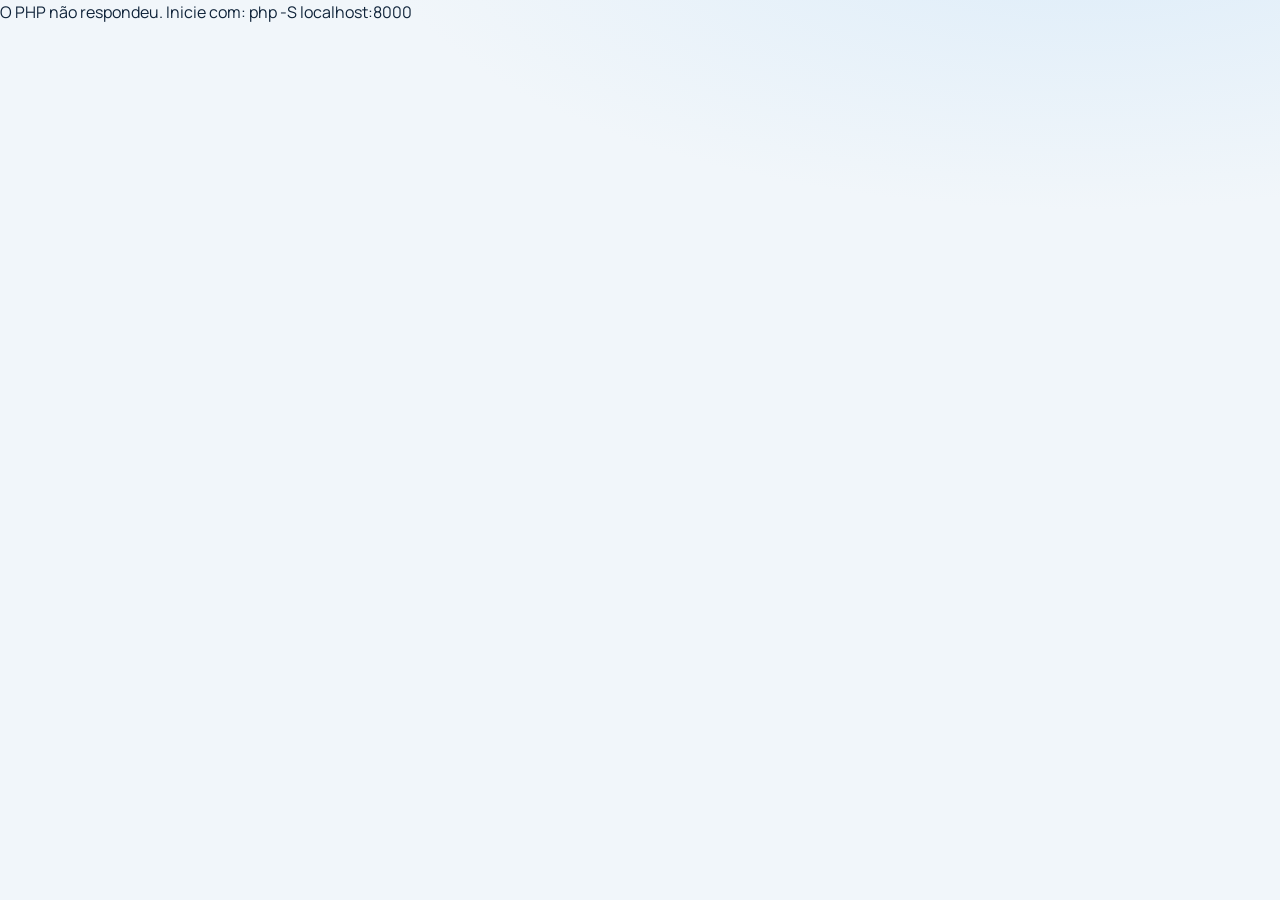
<file: admin.html>
<!DOCTYPE html>
<html lang="pt-BR">
<head>
  <meta charset="UTF-8">
  <meta name="viewport" content="width=device-width, initial-scale=1">
  <title>Administração · Saudinho</title>
  <link rel="icon" href="img/logo-simbolo.png" type="image/png">
  <link rel="stylesheet" href="https://fonts.googleapis.com/css2?family=Manrope:wght@400;600;800&display=swap">
  <link rel="stylesheet" href="css/base.css">
  <link rel="stylesheet" href="css/app.css">
</head>
<body class="app admin">
  <header id="navbar" class="nav"></header>

  <main class="conteudo">
    <div class="cabeca">
      <div>
        <h1>Administração de usuários</h1>
        <p class="sub">Defina quem é administrador, ative ou desative contas e remova cadastros.</p>
      </div>
    </div>

    <div id="resumo" class="resumo"></div>
    <div id="erro" class="alerta erro" role="alert" hidden></div>

    <div class="barra-tabela">
      <div class="busca"><svg class="mini"><use href="img/simbolos.svg#i-lupa"/></svg>
        <input id="busca" type="search" placeholder="Buscar por nome, e-mail ou perfil" aria-label="Buscar usuários"></div>
    </div>
    <div class="rolagem">
      <table>
        <thead><tr><th>Usuário</th><th>Perfil</th><th>Papel</th><th>Situação</th><th>Último acesso</th><th>Ações</th></tr></thead>
        <tbody id="corpo"></tbody>
      </table>
    </div>
  </main>

  <dialog id="confirma">
    <form method="dialog">
      <h2>Excluir usuário?</h2>
      <p id="confirma-texto"></p>
      <div class="acoes">
        <button value="cancelar" class="btn">Cancelar</button>
        <button value="ok" class="btn btn-perigo">Excluir</button>
      </div>
    </form>
  </dialog>

  <script src="js/ui.js"></script>
  <script src="js/libras.js" defer></script>
  <script src="js/sessao.js"></script>
  <script src="js/nav.js"></script>
  <footer class="rodape">
    <img src="img/bandeira-ma.svg" alt="Bandeira do Estado do Maranhão" width="36" height="24">
    <span><strong>Saudinho</strong> · Feito para o Maranhão · Dados abertos do Ministério da Saúde (CNES)</span>
  </footer>

  <script src="js/admin.js"></script>
</body>
</html>
</file>
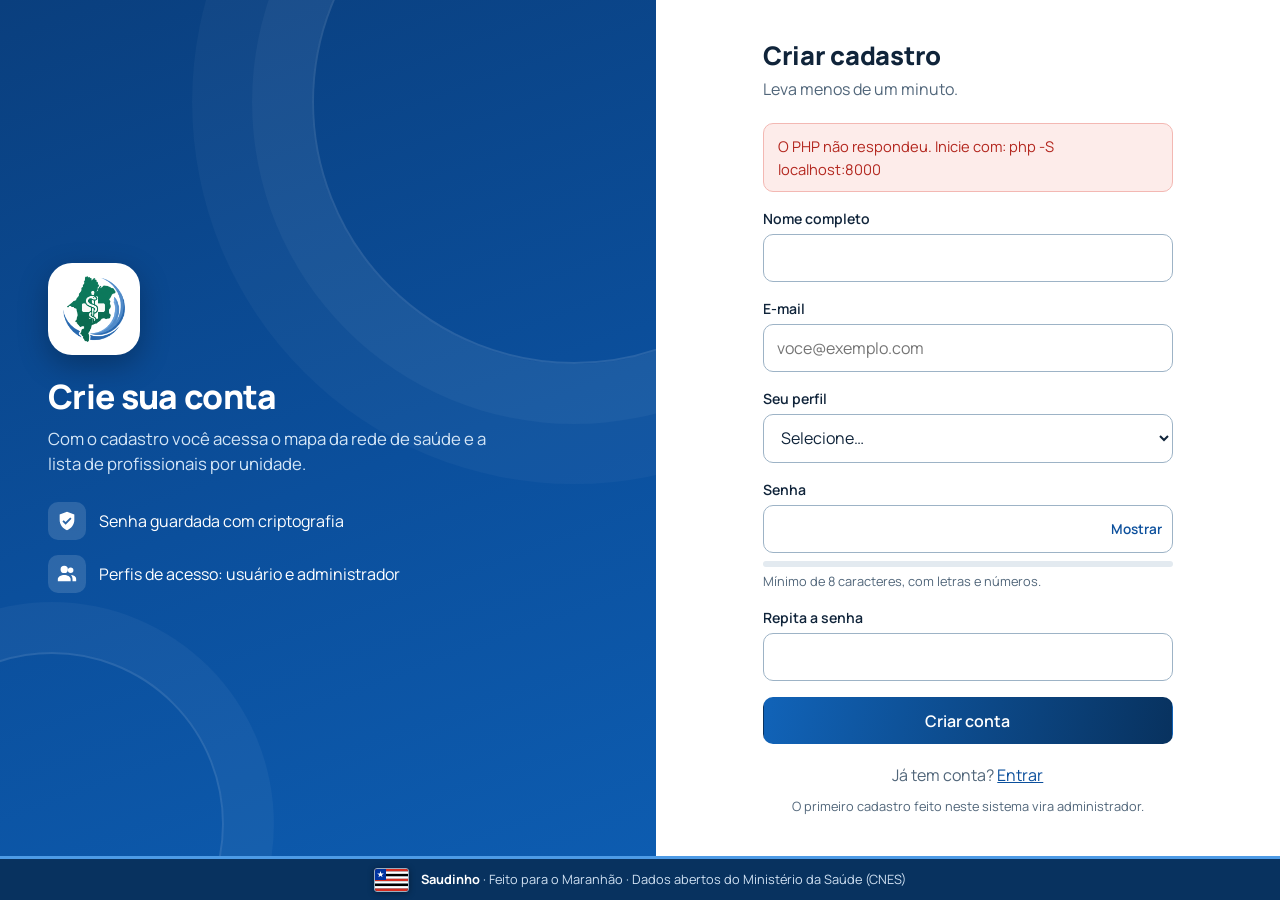
<file: cadastro.html>
<!DOCTYPE html>
<html lang="pt-BR">
<head>
  <meta charset="UTF-8">
  <meta name="viewport" content="width=device-width, initial-scale=1">
  <title>Criar cadastro · Saudinho</title>
  <link rel="icon" href="img/logo-simbolo.png" type="image/png">
  <link rel="stylesheet" href="https://fonts.googleapis.com/css2?family=Manrope:wght@400;600;800&display=swap">
  <link rel="stylesheet" href="css/base.css">
  <link rel="stylesheet" href="css/auth.css">
</head>
<body class="auth">
  <section class="marca">
    <div class="marca-conteudo">
      <div class="logo-quadro"><img class="logo-auth" src="img/logo-simbolo.png" alt="Saudinho" height="64"></div>
      <h1>Crie sua conta</h1>
      <p>Com o cadastro você acessa o mapa da rede de saúde e a lista de profissionais por unidade.</p>
      <ul>
        <li><svg class="ico-li"><use href="img/simbolos.svg#i-escudo"/></svg><span>Senha guardada com criptografia</span></li>
        <li><svg class="ico-li"><use href="img/simbolos.svg#i-usuarios"/></svg><span>Perfis de acesso: usuário e administrador</span></li>
      </ul>
    </div>
  </section>

  <main class="lado-form">
    <form id="form-cadastro" class="cartao-form" novalidate>
      <h2>Criar cadastro</h2>
      <p class="sub">Leva menos de um minuto.</p>
      <div id="erro" class="alerta erro" role="alert" hidden></div>

      <div class="campo">
        <label for="nome">Nome completo</label>
        <input id="nome" autocomplete="name" maxlength="80" required>
      </div>
      <div class="campo">
        <label for="email">E-mail</label>
        <input id="email" type="email" autocomplete="username" placeholder="voce@exemplo.com" required>
      </div>
      <div class="campo">
        <label for="perfil">Seu perfil</label>
        <select id="perfil" required>
          <option value="">Selecione…</option>
          <option>Profissional de saúde</option>
          <option>Gestor(a) de saúde</option>
          <option>Estudante ou pesquisador(a)</option>
          <option>Cidadão</option>
        </select>
      </div>
      <div class="campo">
        <label for="senha">Senha</label>
        <div class="com-botao">
          <input id="senha" type="password" autocomplete="new-password" required>
          <button type="button" class="btn-texto" data-olho="senha" aria-label="Mostrar ou ocultar a senha">Mostrar</button>
        </div>
        <div class="forca" aria-hidden="true"><span id="barra"></span></div>
        <small id="forca-texto" class="ajuda">Mínimo de 8 caracteres, com letras e números.</small>
      </div>
      <div class="campo">
        <label for="senha2">Repita a senha</label>
        <input id="senha2" type="password" autocomplete="new-password" required>
      </div>
      <button type="submit" id="btn" class="btn btn-primario btn-largo">Criar conta</button>
      <p class="rodape-form">Já tem conta? <a href="login.html">Entrar</a></p>
      <p class="nota-pequena">O primeiro cadastro feito neste sistema vira administrador.</p>
    </form>
  </main>

  <script src="js/ui.js"></script>
  <script src="js/libras.js" defer></script>
  <script src="js/sessao.js"></script>
  <footer class="rodape">
    <img src="img/bandeira-ma.svg" alt="Bandeira do Estado do Maranhão" width="36" height="24">
    <span><strong>Saudinho</strong> · Feito para o Maranhão · Dados abertos do Ministério da Saúde (CNES)</span>
  </footer>

  <script src="js/cadastro.js"></script>
</body>
</html>
</file>
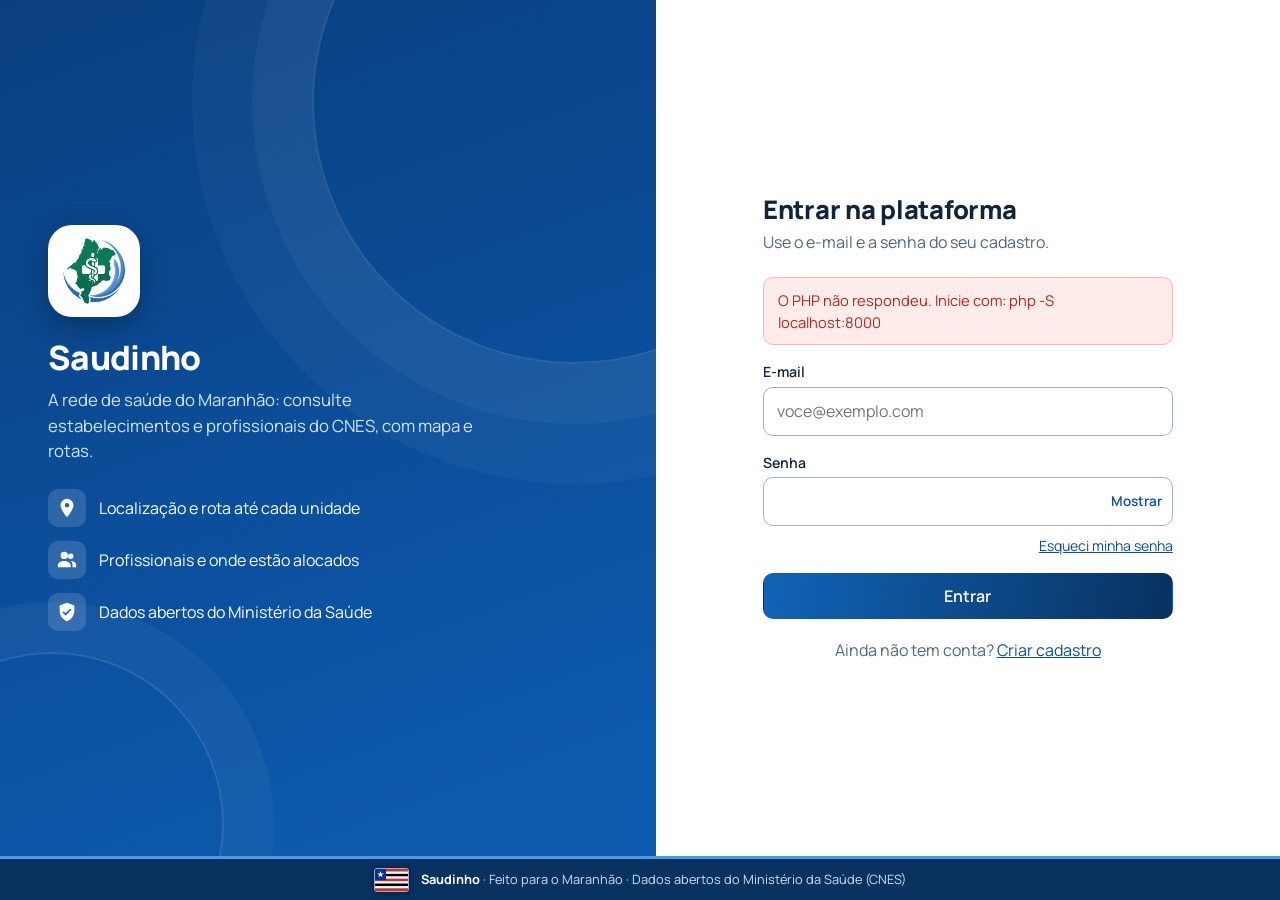
<file: login.html>
<!DOCTYPE html>
<html lang="pt-BR">
<head>
  <meta charset="UTF-8">
  <meta name="viewport" content="width=device-width, initial-scale=1">
  <title>Entrar · Saudinho</title>
  <link rel="icon" href="img/logo-simbolo.png" type="image/png">
  <link rel="stylesheet" href="https://fonts.googleapis.com/css2?family=Manrope:wght@400;600;800&display=swap">
  <link rel="stylesheet" href="css/base.css">
  <link rel="stylesheet" href="css/auth.css">
</head>
<body class="auth">
  <section class="marca">
    <div class="marca-conteudo">
      <div class="logo-quadro"><img class="logo-auth" src="img/logo-simbolo.png" alt="Saudinho" height="64"></div>
      <h1>Saudinho</h1>
      <p>A rede de saúde do Maranhão: consulte estabelecimentos e profissionais do CNES, com mapa e rotas.</p>
      <ul>
        <li><svg class="ico-li"><use href="img/simbolos.svg#i-mapa"/></svg><span>Localização e rota até cada unidade</span></li>
        <li><svg class="ico-li"><use href="img/simbolos.svg#i-usuarios"/></svg><span>Profissionais e onde estão alocados</span></li>
        <li><svg class="ico-li"><use href="img/simbolos.svg#i-escudo"/></svg><span>Dados abertos do Ministério da Saúde</span></li>
      </ul>
    </div>
  </section>

  <main class="lado-form">
    <form id="form-login" class="cartao-form" novalidate>
      <h2>Entrar na plataforma</h2>
      <p class="sub">Use o e-mail e a senha do seu cadastro.</p>
      <div id="erro" class="alerta erro" role="alert" hidden></div>

      <div class="campo">
        <label for="email">E-mail</label>
        <input id="email" type="email" autocomplete="username" placeholder="voce@exemplo.com" required>
      </div>
      <div class="campo">
        <label for="senha">Senha</label>
        <div class="com-botao">
          <input id="senha" type="password" autocomplete="current-password" required>
          <button type="button" class="btn-texto" data-olho="senha" aria-label="Mostrar ou ocultar a senha">Mostrar</button>
        </div>
      </div>
      <p class="esqueci"><a href="recuperar.html">Esqueci minha senha</a></p>
      <button type="submit" id="btn" class="btn btn-primario btn-largo">Entrar</button>
      <p class="rodape-form">Ainda não tem conta? <a href="cadastro.html">Criar cadastro</a></p>
    </form>
  </main>

  <script src="js/ui.js"></script>
  <script src="js/libras.js" defer></script>
  <script src="js/sessao.js"></script>
  <footer class="rodape">
    <img src="img/bandeira-ma.svg" alt="Bandeira do Estado do Maranhão" width="36" height="24">
    <span><strong>Saudinho</strong> · Feito para o Maranhão · Dados abertos do Ministério da Saúde (CNES)</span>
  </footer>

  <script src="js/login.js"></script>
</body>
</html>
</file>
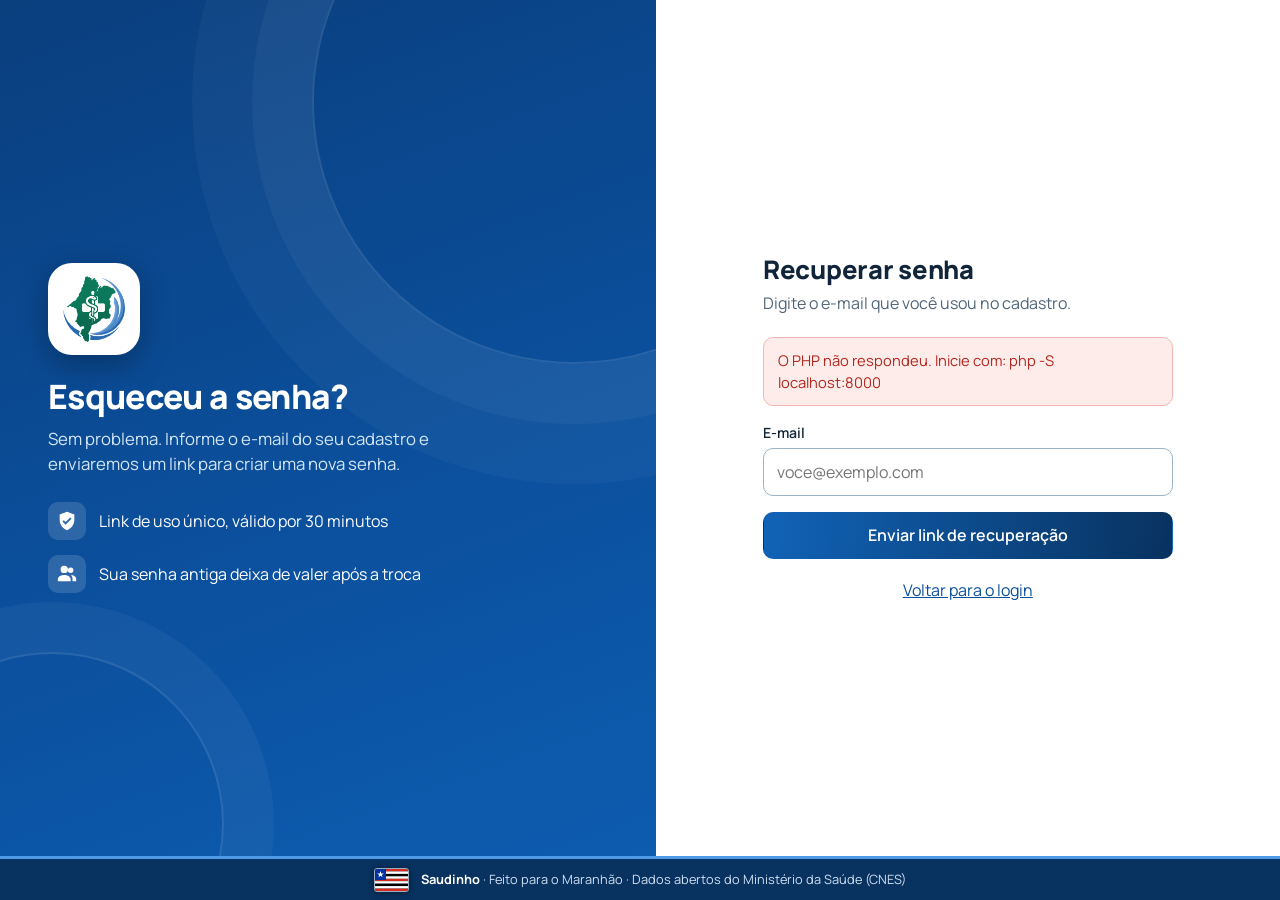
<file: recuperar.html>
<!DOCTYPE html>
<html lang="pt-BR">
<head>
  <meta charset="UTF-8">
  <meta name="viewport" content="width=device-width, initial-scale=1">
  <title>Recuperar senha · Saudinho</title>
  <link rel="icon" href="img/logo-simbolo.png" type="image/png">
  <link rel="stylesheet" href="https://fonts.googleapis.com/css2?family=Manrope:wght@400;600;800&display=swap">
  <link rel="stylesheet" href="css/base.css">
  <link rel="stylesheet" href="css/auth.css">
</head>
<body class="auth">
  <section class="marca">
    <div class="marca-conteudo">
      <div class="logo-quadro"><img class="logo-auth" src="img/logo-simbolo.png" alt="Saudinho" height="64"></div>
      <h1>Esqueceu a senha?</h1>
      <p>Sem problema. Informe o e-mail do seu cadastro e enviaremos um link para criar uma nova senha.</p>
      <ul>
        <li><svg class="ico-li"><use href="img/simbolos.svg#i-escudo"/></svg><span>Link de uso único, válido por 30 minutos</span></li>
        <li><svg class="ico-li"><use href="img/simbolos.svg#i-usuarios"/></svg><span>Sua senha antiga deixa de valer após a troca</span></li>
      </ul>
    </div>
  </section>

  <main class="lado-form">
    <form id="form-rec" class="cartao-form" novalidate>
      <h2>Recuperar senha</h2>
      <p class="sub">Digite o e-mail que você usou no cadastro.</p>
      <div id="erro" class="alerta erro" role="alert" hidden></div>
      <div id="ok" class="alerta ok" role="status" hidden></div>
      <div class="campo">
        <label for="email">E-mail</label>
        <input id="email" type="email" autocomplete="username" placeholder="voce@exemplo.com" required>
      </div>
      <button type="submit" id="btn" class="btn btn-primario btn-largo">Enviar link de recuperação</button>
      <p class="rodape-form"><a href="login.html">Voltar para o login</a></p>
    </form>
  </main>

  <footer class="rodape">
    <img src="img/bandeira-ma.svg" alt="Bandeira do Estado do Maranhão" width="36" height="24">
    <span><strong>Saudinho</strong> · Feito para o Maranhão · Dados abertos do Ministério da Saúde (CNES)</span>
  </footer>

  <script src="js/ui.js"></script>
  <script src="js/libras.js" defer></script>
  <script src="js/sessao.js"></script>
  <script src="js/recuperar.js"></script>
</body>
</html>
</file>
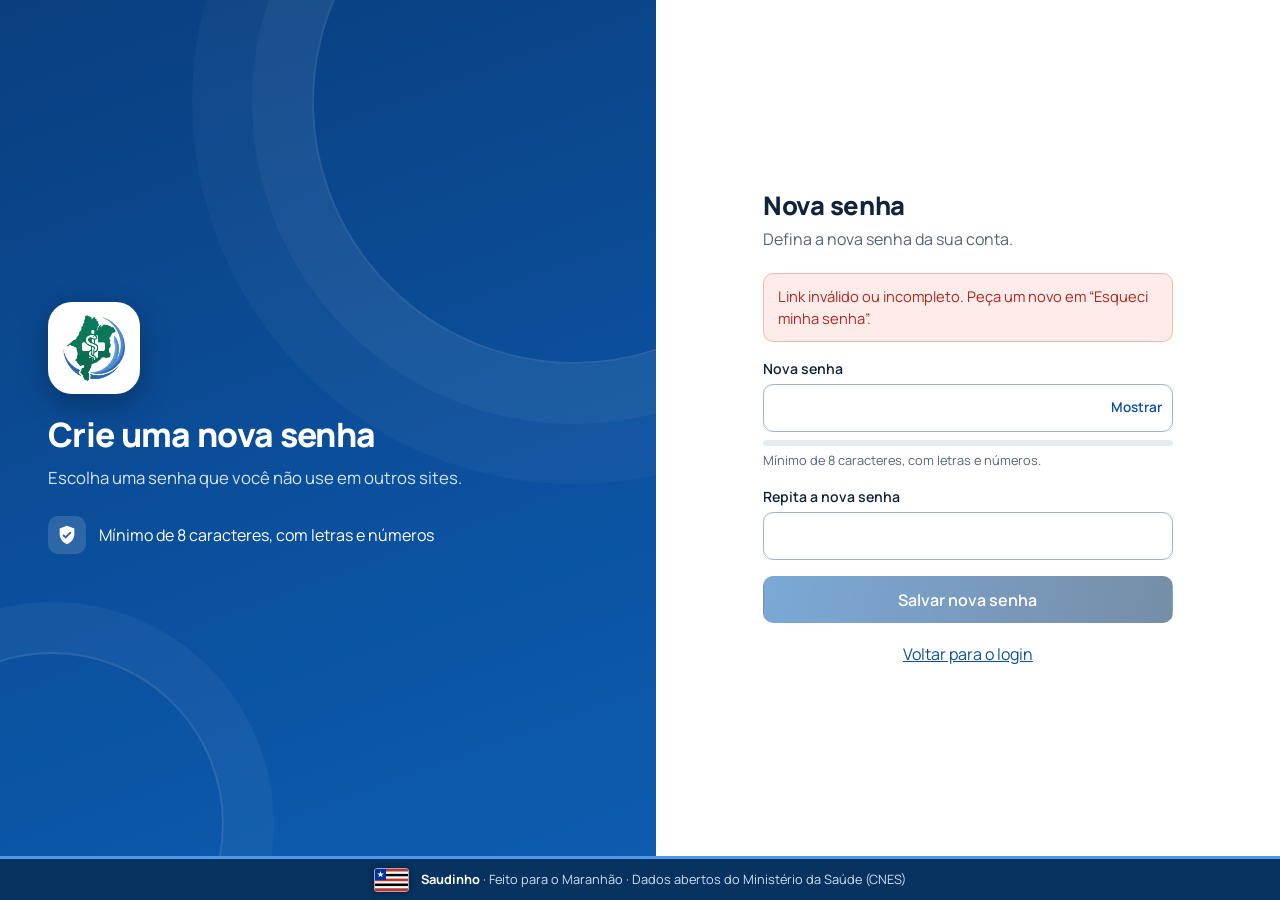
<file: redefinir.html>
<!DOCTYPE html>
<html lang="pt-BR">
<head>
  <meta charset="UTF-8">
  <meta name="viewport" content="width=device-width, initial-scale=1">
  <title>Nova senha · Saudinho</title>
  <link rel="icon" href="img/logo-simbolo.png" type="image/png">
  <link rel="stylesheet" href="https://fonts.googleapis.com/css2?family=Manrope:wght@400;600;800&display=swap">
  <link rel="stylesheet" href="css/base.css">
  <link rel="stylesheet" href="css/auth.css">
</head>
<body class="auth">
  <section class="marca">
    <div class="marca-conteudo">
      <div class="logo-quadro"><img class="logo-auth" src="img/logo-simbolo.png" alt="Saudinho" height="64"></div>
      <h1>Crie uma nova senha</h1>
      <p>Escolha uma senha que você não use em outros sites.</p>
      <ul>
        <li><svg class="ico-li"><use href="img/simbolos.svg#i-escudo"/></svg><span>Mínimo de 8 caracteres, com letras e números</span></li>
      </ul>
    </div>
  </section>

  <main class="lado-form">
    <form id="form-red" class="cartao-form" novalidate>
      <h2>Nova senha</h2>
      <p class="sub">Defina a nova senha da sua conta.</p>
      <div id="erro" class="alerta erro" role="alert" hidden></div>
      <div class="campo">
        <label for="senha">Nova senha</label>
        <div class="com-botao">
          <input id="senha" type="password" autocomplete="new-password" required>
          <button type="button" class="btn-texto" data-olho="senha" aria-label="Mostrar ou ocultar a senha">Mostrar</button>
        </div>
        <div class="forca" aria-hidden="true"><span id="barra"></span></div>
        <small id="forca-texto" class="ajuda">Mínimo de 8 caracteres, com letras e números.</small>
      </div>
      <div class="campo">
        <label for="senha2">Repita a nova senha</label>
        <input id="senha2" type="password" autocomplete="new-password" required>
      </div>
      <button type="submit" id="btn" class="btn btn-primario btn-largo">Salvar nova senha</button>
      <p class="rodape-form"><a href="login.html">Voltar para o login</a></p>
    </form>
  </main>

  <footer class="rodape">
    <img src="img/bandeira-ma.svg" alt="Bandeira do Estado do Maranhão" width="36" height="24">
    <span><strong>Saudinho</strong> · Feito para o Maranhão · Dados abertos do Ministério da Saúde (CNES)</span>
  </footer>

  <script src="js/ui.js"></script>
  <script src="js/libras.js" defer></script>
  <script src="js/sessao.js"></script>
  <script src="js/redefinir.js"></script>
</body>
</html>
</file>
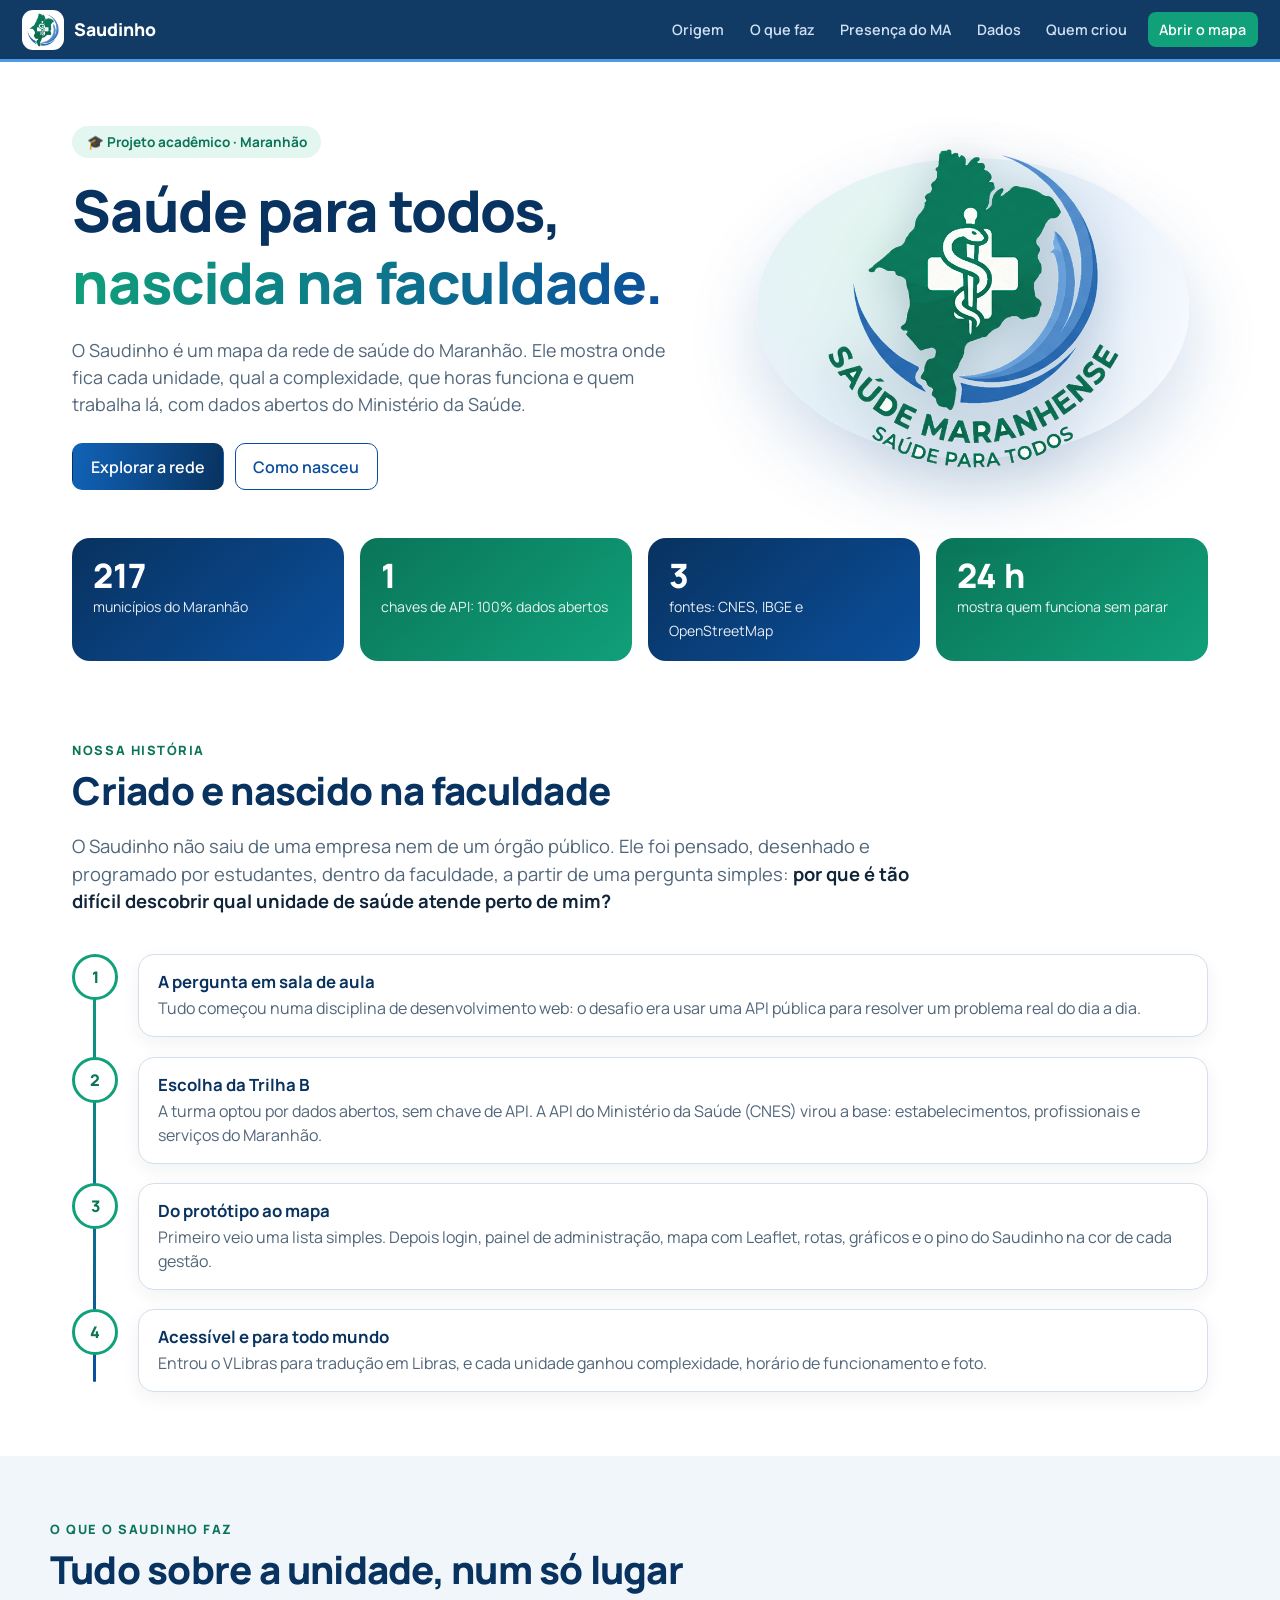
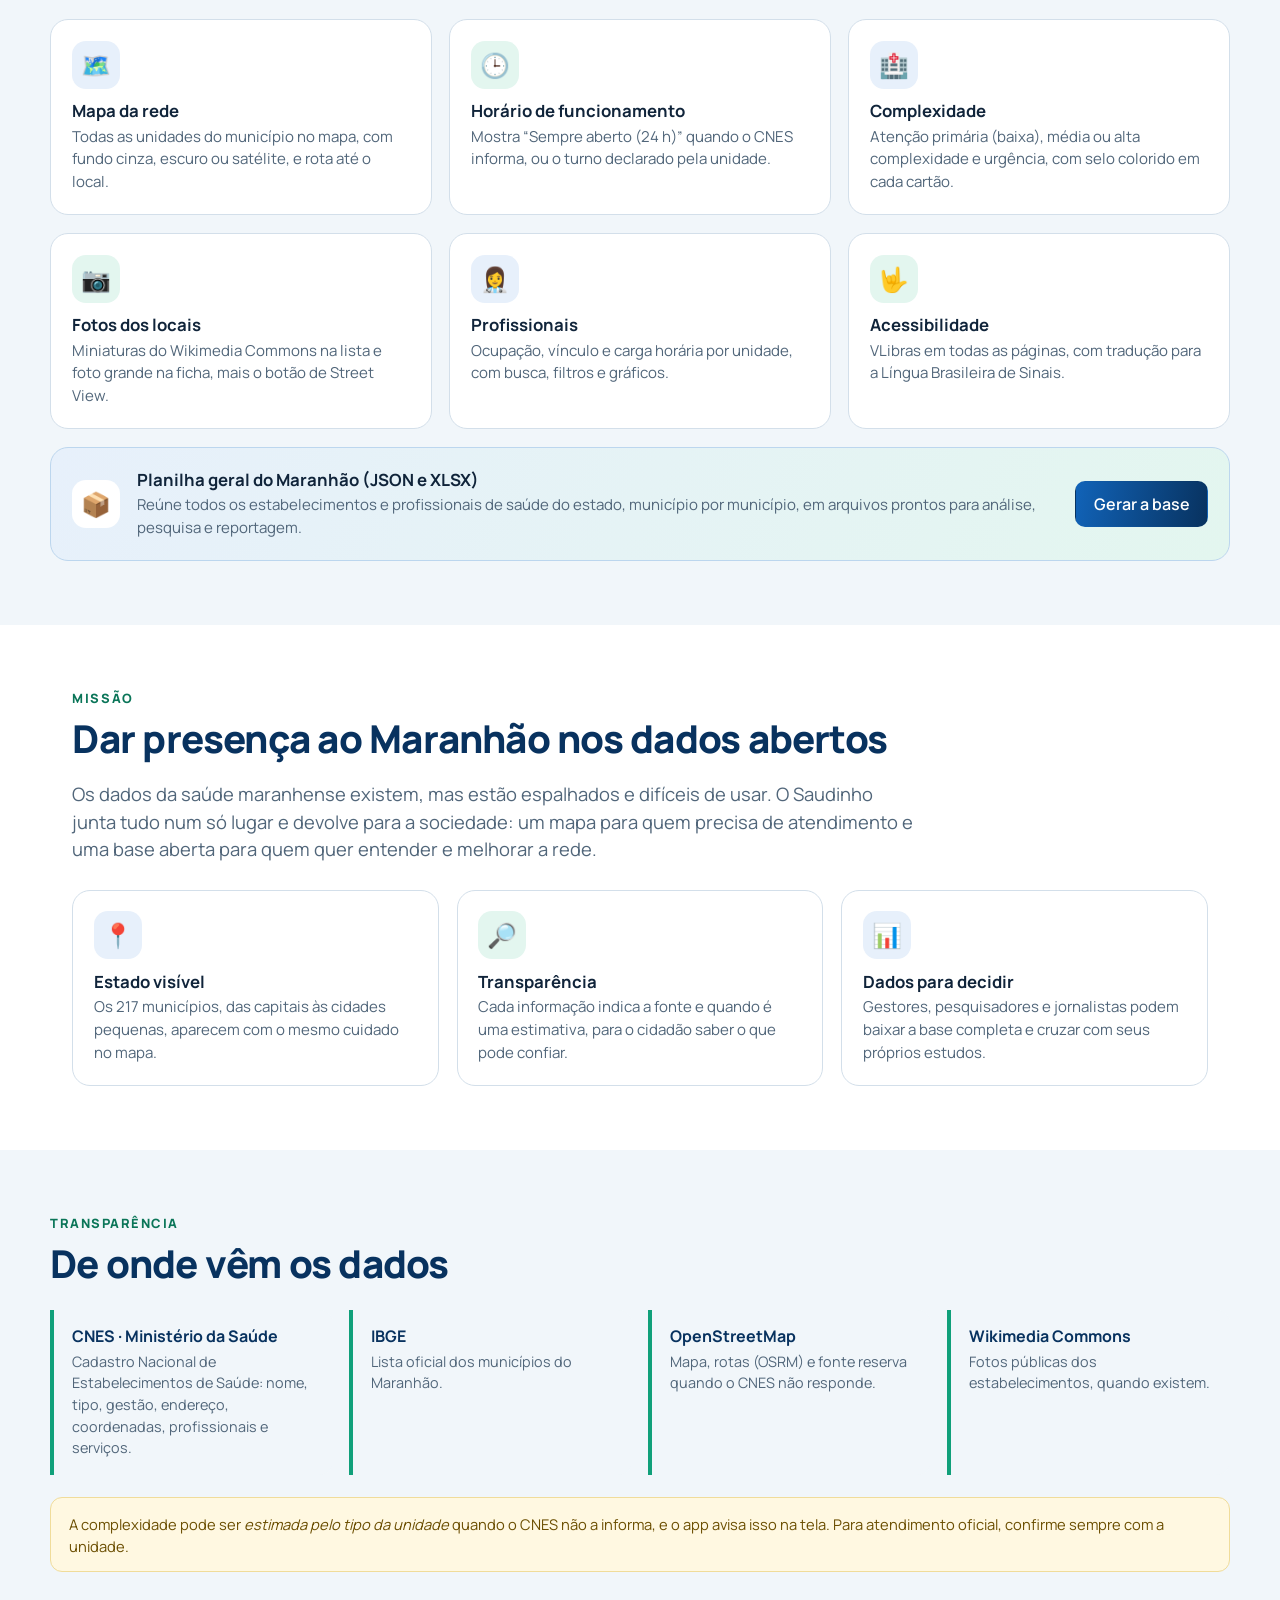
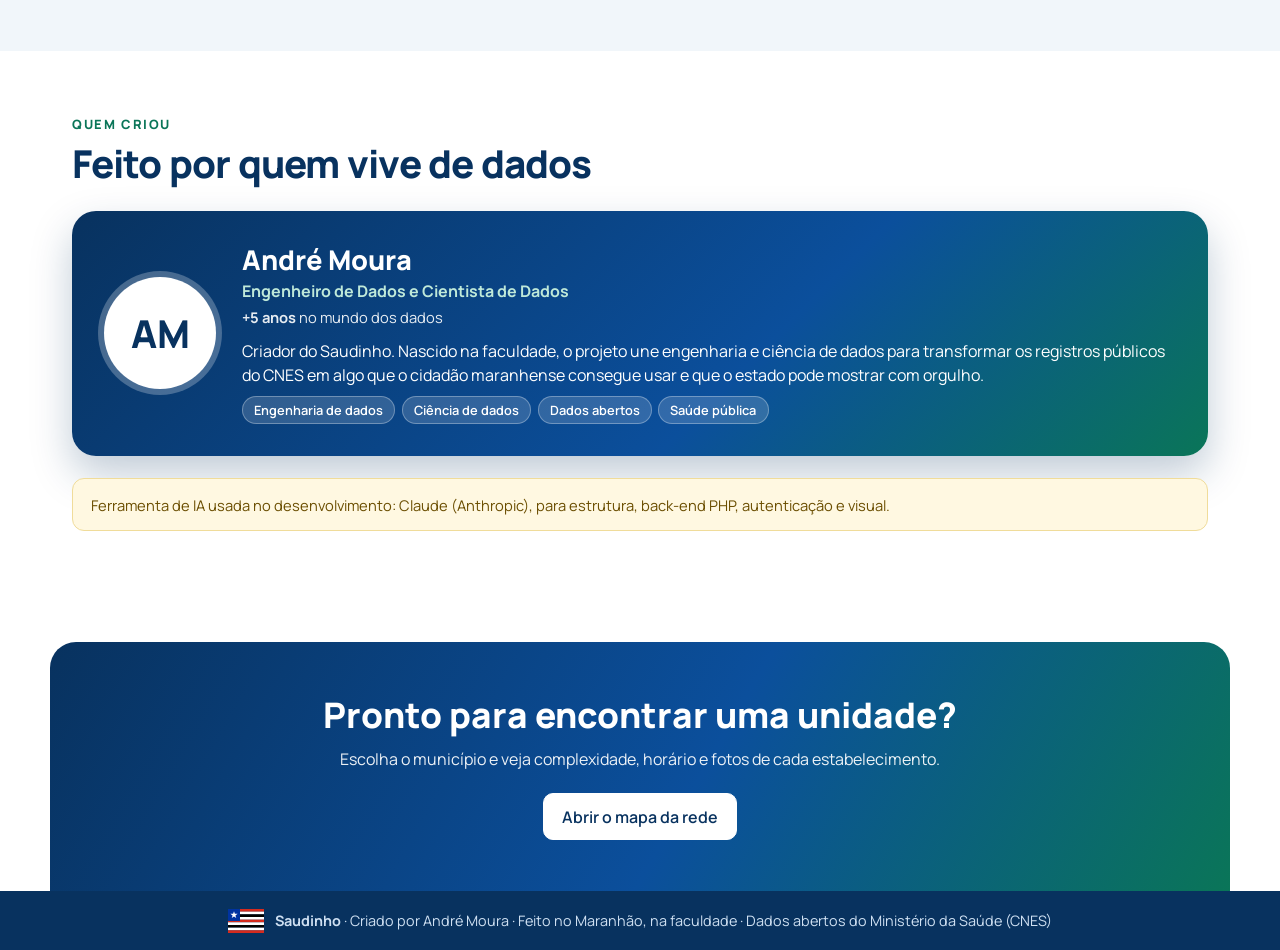
<file: sobre.html>
<!DOCTYPE html>
<html lang="pt-BR">
<head>
  <meta charset="UTF-8">
  <meta name="viewport" content="width=device-width, initial-scale=1">
  <title>Sobre · Saudinho</title>
  <link rel="icon" href="img/logo-simbolo.png" type="image/png">
  <link rel="stylesheet" href="https://fonts.googleapis.com/css2?family=Manrope:wght@400;600;800&display=swap">
  <link rel="stylesheet" href="css/base.css">
  <link rel="stylesheet" href="css/sobre.css">
</head>
<body class="sobre">
  <header class="topo">
    <a class="marca-topo" href="sobre.html"><img src="img/logo-simbolo.png" alt=""><span>Saudinho</span></a>
    <nav aria-label="Principal">
      <a href="#origem">Origem</a><a href="#recursos">O que faz</a><a href="#presenca">Presença do MA</a><a href="#dados">Dados</a><a href="#equipe">Quem criou</a>
      <a class="btn-topo" href="index.html">Abrir o mapa</a>
    </nav>
  </header>

  <main>
    <section class="heroi">
      <div class="heroi-txt">
        <span class="etiqueta">🎓 Projeto acadêmico · Maranhão</span>
        <h1>Saúde para todos,<br><em>nascida na faculdade.</em></h1>
        <p>O Saudinho é um mapa da rede de saúde do Maranhão. Ele mostra onde fica cada unidade, qual a complexidade, que horas funciona e quem trabalha lá, com dados abertos do Ministério da Saúde.</p>
        <div class="heroi-acoes">
          <a class="btn btn-primario" href="index.html">Explorar a rede</a>
          <a class="btn" href="#origem">Como nasceu</a>
        </div>
      </div>
      <div class="heroi-arte" aria-hidden="true"><img src="img/logo-completo.png" alt=""></div>
    </section>

    <section class="numeros" aria-label="Em números">
      <div><strong id="n-mun">217</strong><span>municípios do Maranhão</span></div>
      <div><strong>1</strong><span>chaves de API: 100% dados abertos</span></div>
      <div><strong>3</strong><span>fontes: CNES, IBGE e OpenStreetMap</span></div>
      <div><strong>24 h</strong><span>mostra quem funciona sem parar</span></div>
    </section>

    <section id="origem" class="bloco">
      <p class="sobretitulo">Nossa história</p>
      <h2>Criado e nascido na faculdade</h2>
      <p class="lead">O Saudinho não saiu de uma empresa nem de um órgão público. Ele foi pensado, desenhado e programado por estudantes, dentro da faculdade, a partir de uma pergunta simples: <strong>por que é tão difícil descobrir qual unidade de saúde atende perto de mim?</strong></p>

      <ol class="linha-tempo">
        <li>
          <span class="marco">1</span>
          <div class="cartao"><h3>A pergunta em sala de aula</h3><p>Tudo começou numa disciplina de desenvolvimento web: o desafio era usar uma API pública para resolver um problema real do dia a dia.</p></div>
        </li>
        <li>
          <span class="marco">2</span>
          <div class="cartao"><h3>Escolha da Trilha B</h3><p>A turma optou por dados abertos, sem chave de API. A API do Ministério da Saúde (CNES) virou a base: estabelecimentos, profissionais e serviços do Maranhão.</p></div>
        </li>
        <li>
          <span class="marco">3</span>
          <div class="cartao"><h3>Do protótipo ao mapa</h3><p>Primeiro veio uma lista simples. Depois login, painel de administração, mapa com Leaflet, rotas, gráficos e o pino do Saudinho na cor de cada gestão.</p></div>
        </li>
        <li>
          <span class="marco">4</span>
          <div class="cartao"><h3>Acessível e para todo mundo</h3><p>Entrou o VLibras para tradução em Libras, e cada unidade ganhou complexidade, horário de funcionamento e foto.</p></div>
        </li>
      </ol>
    </section>

    <section id="recursos" class="bloco claro">
      <p class="sobretitulo">O que o Saudinho faz</p>
      <h2>Tudo sobre a unidade, num só lugar</h2>
      <div class="grade">
        <article class="recurso"><span class="ic">🗺️</span><h3>Mapa da rede</h3><p>Todas as unidades do município no mapa, com fundo cinza, escuro ou satélite, e rota até o local.</p></article>
        <article class="recurso"><span class="ic">🕒</span><h3>Horário de funcionamento</h3><p>Mostra “Sempre aberto (24 h)” quando o CNES informa, ou o turno declarado pela unidade.</p></article>
        <article class="recurso"><span class="ic">🏥</span><h3>Complexidade</h3><p>Atenção primária (baixa), média ou alta complexidade e urgência, com selo colorido em cada cartão.</p></article>
        <article class="recurso"><span class="ic">📷</span><h3>Fotos dos locais</h3><p>Miniaturas do Wikimedia Commons na lista e foto grande na ficha, mais o botão de Street View.</p></article>
        <article class="recurso"><span class="ic">👩‍⚕️</span><h3>Profissionais</h3><p>Ocupação, vínculo e carga horária por unidade, com busca, filtros e gráficos.</p></article>
        <article class="recurso"><span class="ic">🤟</span><h3>Acessibilidade</h3><p>VLibras em todas as páginas, com tradução para a Língua Brasileira de Sinais.</p></article>
        <article class="recurso destaque">
          <span class="ic">📦</span>
          <div><h3>Planilha geral do Maranhão (JSON e XLSX)</h3><p>Reúne todos os estabelecimentos e profissionais de saúde do estado, município por município, em arquivos prontos para análise, pesquisa e reportagem.</p></div>
          <a class="btn btn-primario" href="base.html">Gerar a base</a>
        </article>
      </div>
    </section>

    <section id="presenca" class="bloco">
      <p class="sobretitulo">Missão</p>
      <h2>Dar presença ao Maranhão nos dados abertos</h2>
      <p class="lead">Os dados da saúde maranhense existem, mas estão espalhados e difíceis de usar. O Saudinho junta tudo num só lugar e devolve para a sociedade: um mapa para quem precisa de atendimento e uma base aberta para quem quer entender e melhorar a rede.</p>
      <div class="grade tres">
        <article class="recurso"><span class="ic">📍</span><h3>Estado visível</h3><p>Os 217 municípios, das capitais às cidades pequenas, aparecem com o mesmo cuidado no mapa.</p></article>
        <article class="recurso"><span class="ic">🔎</span><h3>Transparência</h3><p>Cada informação indica a fonte e quando é uma estimativa, para o cidadão saber o que pode confiar.</p></article>
        <article class="recurso"><span class="ic">📊</span><h3>Dados para decidir</h3><p>Gestores, pesquisadores e jornalistas podem baixar a base completa e cruzar com seus próprios estudos.</p></article>
      </div>
    </section>

    <section id="dados" class="bloco claro">
      <p class="sobretitulo">Transparência</p>
      <h2>De onde vêm os dados</h2>
      <div class="fontes">
        <div><h3>CNES · Ministério da Saúde</h3><p>Cadastro Nacional de Estabelecimentos de Saúde: nome, tipo, gestão, endereço, coordenadas, profissionais e serviços.</p></div>
        <div><h3>IBGE</h3><p>Lista oficial dos municípios do Maranhão.</p></div>
        <div><h3>OpenStreetMap</h3><p>Mapa, rotas (OSRM) e fonte reserva quando o CNES não responde.</p></div>
        <div><h3>Wikimedia Commons</h3><p>Fotos públicas dos estabelecimentos, quando existem.</p></div>
      </div>
      <p class="aviso-nota">A complexidade pode ser <em>estimada pelo tipo da unidade</em> quando o CNES não a informa, e o app avisa isso na tela. Para atendimento oficial, confirme sempre com a unidade.</p>
    </section>

    <section id="equipe" class="bloco">
      <p class="sobretitulo">Quem criou</p>
      <h2>Feito por quem vive de dados</h2>
      <article class="criador">
        <span class="avatar-c" aria-hidden="true">AM</span>
        <div>
          <h3>André Moura</h3>
          <p class="cargo">Engenheiro de Dados e Cientista de Dados</p>
          <p class="tempo"><strong>+5 anos</strong> no mundo dos dados</p>
          <p>Criador do Saudinho. Nascido na faculdade, o projeto une engenharia e ciência de dados para transformar os registros públicos do CNES em algo que o cidadão maranhense consegue usar e que o estado pode mostrar com orgulho.</p>
          <div class="tags"><span>Engenharia de dados</span><span>Ciência de dados</span><span>Dados abertos</span><span>Saúde pública</span></div>
        </div>
      </article>
      <p class="aviso-nota">Ferramenta de IA usada no desenvolvimento: Claude (Anthropic), para estrutura, back-end PHP, autenticação e visual.</p>
    </section>

    <section class="chamada">
      <h2>Pronto para encontrar uma unidade?</h2>
      <p>Escolha o município e veja complexidade, horário e fotos de cada estabelecimento.</p>
      <a class="btn btn-claro" href="index.html">Abrir o mapa da rede</a>
    </section>
  </main>

  <footer class="rodape-sobre">
    <img src="img/bandeira-ma.svg" alt="Bandeira do Estado do Maranhão" width="36" height="24">
    <span><strong>Saudinho</strong> · Criado por André Moura · Feito no Maranhão, na faculdade · Dados abertos do Ministério da Saúde (CNES)</span>
  </footer>

    <script src="js/libras.js" defer></script>
</body>
</html>
</file>
<file: css/base.css>
/* Sistema de design: cores, tipografia, botões, campos, avisos, barra de navegação */
:root{
  --azul:#0b4f9c; --azul-esc:#08325f; --azul-claro:#e7f0fb;
  --verde:#10a07a; --verde-esc:#0a7558; --verde-claro:#e3f6ef;
  --tinta:#10243a; --suave:#51667a; --linha:#d3dfea; --fundo:#f1f6fa; --painel:#fff;
  --perigo:#b3261e; --perigo-claro:#fdecea;
  --E:#0b4f9c; --M:#10a07a; --D:#e0a100; --X:#6b7c8c;
  --raio:12px;
  font-family:"Manrope",system-ui,sans-serif;
}
*{box-sizing:border-box}
html,body{margin:0;min-height:100%}
body{background:var(--fundo);color:var(--tinta);line-height:1.5}
h1,h2,h3{line-height:1.25;margin:0}
a{color:var(--azul)}
:focus-visible{outline:3px solid #f5a300;outline-offset:2px}
[hidden]{display:none!important}

.btn,.btn-texto{font:inherit;font-weight:600;cursor:pointer}
.btn{display:inline-block;padding:.65rem 1.1rem;border-radius:10px;border:1.5px solid var(--azul);background:#fff;color:var(--azul);text-decoration:none;text-align:center}
.btn:hover:not(:disabled){background:var(--azul-claro)}
.btn:disabled{opacity:.55;cursor:wait}
.btn-primario{background:linear-gradient(100deg,#1163b8,var(--azul-esc));border-color:transparent;color:#fff}
.btn-primario:hover:not(:disabled){background:linear-gradient(100deg,var(--azul),#06264a)}
.btn-perigo{background:var(--perigo);border-color:var(--perigo);color:#fff}
.btn-perigo:hover:not(:disabled){background:#8c1d18}
.btn-largo{width:100%}
.btn-texto{border:0;background:none;color:var(--azul);padding:.3rem .2rem;display:inline-flex;align-items:center;gap:.3rem}
.btn-texto:hover{text-decoration:underline}
.mini{width:18px;height:18px;fill:currentColor;flex:none}

.campo{margin:0 0 1rem}
.campo label{display:block;margin-bottom:.3rem;font-weight:600;font-size:.88rem}
.campo label span{color:var(--suave);font-weight:400}
input,select{width:100%;padding:.7rem .8rem;font:inherit;color:var(--tinta);background:#fff;border:1.5px solid #9db3c6;border-radius:10px}
input:focus,select:focus{border-color:var(--azul)}
input+select{margin-top:.4rem}
.ajuda{display:block;margin-top:.3rem;color:var(--suave);font-size:.8rem}
.com-botao{position:relative}
.com-botao input{padding-right:5.2rem}
.com-botao .btn-texto{position:absolute;right:.5rem;top:50%;transform:translateY(-50%);font-size:.85rem}

.alerta{padding:.7rem .9rem;border-radius:10px;font-size:.92rem;margin:0 0 1rem}
.alerta.erro{background:var(--perigo-claro);color:var(--perigo);border:1px solid #f3b8b3}
.alerta.ok{background:var(--verde-claro);color:var(--verde-esc);border:1px solid #b5e3d3}

.badge{display:inline-block;padding:.15rem .6rem;border-radius:999px;font-size:.78rem;font-weight:700}
.badge.admin{background:var(--azul-claro);color:var(--azul)}
.badge.usuario{background:#eef1f4;color:var(--suave)}
.badge.ativo{background:var(--verde-claro);color:var(--verde-esc)}
.badge.inativo{background:var(--perigo-claro);color:var(--perigo)}

.avatar{width:34px;height:34px;border-radius:50%;background:linear-gradient(135deg,#2f7fd6,var(--azul));color:#fff;font-weight:800;font-size:.8rem;display:inline-grid;place-items:center;flex:none}

/* barra de navegação */
.nav{display:flex;align-items:center;gap:1.2rem;padding:.55rem 1.2rem;background:var(--azul-esc);color:#fff;min-height:60px;border-bottom:3px solid #4d9be6}
.marca-nav{display:flex;align-items:center;gap:.6rem;color:#fff;text-decoration:none;font-weight:800;font-size:1.05rem}
.marca-nav img{width:34px;height:34px}
.links{display:flex;gap:.3rem;flex:1}
.links a{color:#cfe0f2;text-decoration:none;padding:.4rem .8rem;border-radius:8px;font-weight:600;font-size:.92rem}
.links a:hover{background:rgba(255,255,255,.1)}
.links a[aria-current="page"]{background:rgba(255,255,255,.16);color:#fff}
.usuario-nav{display:flex;align-items:center;gap:.7rem}
.usuario-nav .quem{line-height:1.2;text-align:right}
.usuario-nav small{display:block;color:#b9cde2;font-size:.75rem}
.usuario-nav .btn-texto{color:#fff}

/* avisos rápidos */
#toasts{position:fixed;right:1rem;bottom:1rem;display:grid;gap:.5rem;z-index:2000}
.toast{background:var(--tinta);color:#fff;padding:.7rem 1rem;border-radius:10px;box-shadow:0 6px 20px rgba(0,0,0,.25);max-width:320px;font-size:.92rem}
.toast.ok{background:var(--verde-esc)} .toast.erro{background:var(--perigo)}
@media (max-width:640px){.usuario-nav .quem{display:none}.nav{gap:.6rem;padding:.5rem .8rem}}
@media (prefers-reduced-motion:reduce){*{transition:none!important;animation:none!important}}

/* rodapé com a bandeira do Maranhão */
.rodape{display:flex;align-items:center;justify-content:center;gap:.7rem;min-height:44px;padding:.4rem 1rem;background:var(--azul-esc);color:#cfe0f2;font-size:.8rem;text-align:center;border-top:3px solid #4d9be6}
.rodape img{height:24px;width:auto;border-radius:3px;box-shadow:0 1px 6px rgba(0,0,0,.4);border:1px solid rgba(255,255,255,.6);flex:none}
.rodape strong{color:#fff}
@media (max-width:560px){.rodape{font-size:.7rem}}
</file>
<file: css/app.css>
/* Mapa da rede (barra lateral + mapa) e painel de administração */
body.app{display:flex;flex-direction:column;min-height:100vh}
.layout{height:calc(100vh - 63px - 9rem);min-height:480px;display:grid;grid-template-columns:minmax(350px,450px) 1fr}
.lateral{overflow:auto;background:var(--painel);padding:1.1rem 1.2rem 2rem;border-right:1px solid var(--linha)}
#mapa{min-height:320px;background:#d9e4ec}
#btn-buscar{margin-top:.4rem}
#aviso{min-height:1.5rem;margin:.9rem 0 .5rem;color:var(--suave);font-size:.92rem}
#aviso.erro,.erro{color:var(--perigo);font-weight:600}
#abas{display:flex;border-bottom:2px solid var(--linha);margin:.4rem 0 .8rem}
#abas button{flex:1;font:inherit;font-weight:600;cursor:pointer;background:none;border:0;border-bottom:3px solid transparent;margin-bottom:-2px;padding:.6rem;color:var(--suave)}
#abas button[aria-selected="true"]{color:var(--verde-esc);border-bottom-color:var(--verde)}
.chips{display:flex;flex-wrap:wrap;gap:.4rem;margin:.2rem 0 .6rem}
.chips button{font:inherit;cursor:pointer;padding:.3rem .8rem;border-radius:999px;font-size:.85rem;font-weight:600;background:#fff;border:1.5px solid var(--linha);color:var(--tinta)}
.chips button[aria-pressed="true"]{background:var(--azul-esc);border-color:var(--azul-esc);color:#fff}
.nota{color:var(--suave);font-size:.88rem;margin:.2rem 0 .6rem}
.lista{list-style:none;margin:0;padding:0}
.lista>li{border-top:1px solid var(--linha)}
.item{display:flex;gap:.8rem;align-items:center;width:100%;text-align:left;border:0;padding:.75rem .2rem;color:var(--tinta);background:none;font:inherit;cursor:pointer}
button.item:hover{background:var(--azul-claro)}
.item strong{display:block;font-weight:600}
.item small{display:block;color:var(--suave)}
.ico{flex:none;width:36px;height:36px;padding:8px;border-radius:11px;fill:#fff;background:var(--X)}
.ico.E{background:var(--E)}.ico.M{background:var(--M)}.ico.D{background:var(--D)}.ico.P{background:var(--verde-esc)}
#btn-mais,#btn-mais-prof,#btn-mais-prof-mun{margin-top:.8rem}
.lateral h2{margin:.8rem 0 .2rem;font-size:1.25rem}
.lateral h3{margin:1.4rem 0 .5rem;font-size:1rem;color:var(--azul-esc)}
.selo{margin:0 0 .8rem;font-weight:800;font-size:.9rem}
.selo.E{color:var(--E)}.selo.M{color:var(--verde-esc)}.selo.D{color:#9a6e00}
dl{margin:0;display:grid;grid-template-columns:8rem 1fr;gap:.35rem .8rem;font-size:.9rem}
dt{color:var(--suave);overflow-wrap:anywhere} dd{margin:0;overflow-wrap:anywhere}
.acoes{display:flex;flex-wrap:wrap;gap:.5rem;margin:1rem 0 .4rem}
#det-rota{font-weight:600;min-height:1.4rem;color:var(--verde-esc)}
details{font-size:.9rem}
details.bruto summary{cursor:pointer;padding:.7rem .2rem;font-weight:600}
.lista details>summary{list-style:none;display:flex;gap:.8rem;align-items:center;padding:.75rem .2rem;cursor:pointer}
.lista details>summary::-webkit-details-marker{display:none}
.lista details[open]>summary{background:var(--verde-claro)}
.lista details dl{padding:.6rem .4rem .9rem}
.lista .local,.lista .aviso-nome{margin:.5rem .4rem 0}
.lista .aviso-nome{color:var(--suave);font-size:.84rem}

/* administração */
.conteudo{width:100%;max-width:1080px;margin:0 auto;padding:1.6rem 1.2rem 3rem}
.cabeca h1{font-size:1.6rem;font-weight:800;letter-spacing:-.01em}
.cabeca .sub{margin:.3rem 0 1.4rem;color:var(--suave)}
.resumo{display:grid;grid-template-columns:repeat(auto-fit,minmax(170px,1fr));gap:.8rem;margin-bottom:1.4rem}
.resumo div{background:#fff;border:1px solid var(--linha);border-left:5px solid var(--azul);border-radius:var(--raio);padding:.8rem 1rem}
.resumo div:nth-child(2){border-left-color:var(--verde)}
.resumo div:nth-child(3){border-left-color:var(--azul-esc)}
.resumo div:nth-child(4){border-left-color:var(--perigo)}
.resumo strong{display:block;font-size:1.7rem;line-height:1.1}
.resumo span{color:var(--suave);font-size:.85rem}
.barra-tabela{margin-bottom:.8rem}
.busca{display:flex;align-items:center;gap:.5rem;max-width:380px;background:#fff;border:1.5px solid #9db3c6;border-radius:10px;padding:0 .7rem}
.busca input{border:0;padding:.65rem 0}.busca input:focus{outline:none}
.busca .mini{fill:var(--suave)}
.rolagem{overflow-x:auto;background:#fff;border:1px solid var(--linha);border-radius:var(--raio)}
table{width:100%;border-collapse:collapse;font-size:.92rem;min-width:760px}
th{text-align:left;padding:.7rem .9rem;background:var(--azul-claro);color:var(--azul-esc);font-size:.8rem}
td{padding:.7rem .9rem;border-top:1px solid var(--linha);vertical-align:middle}
.quem-linha{display:flex;align-items:center;gap:.7rem}
.quem-linha small{display:block;color:var(--suave)}
td select{width:auto;padding:.35rem .5rem;font-size:.85rem}
td .btn{padding:.3rem .7rem;font-size:.82rem;margin-right:.3rem}
.vazio{text-align:center;color:var(--suave);padding:1.6rem}
dialog{border:0;border-radius:var(--raio);padding:1.4rem;max-width:380px;box-shadow:0 12px 40px rgba(0,0,0,.3)}
dialog::backdrop{background:rgba(8,50,95,.5)}
dialog h2{font-size:1.2rem;margin-bottom:.5rem}

@media (max-width:820px){
  body.app{height:auto}
  .layout{display:flex;flex-direction:column-reverse;height:auto}
  #mapa{height:46vh}
  .lateral{border-right:0}
}

/* ferramentas dos profissionais */
.ferramentas{margin:.2rem 0 .6rem;padding:.7rem;background:var(--azul-claro);border-radius:var(--raio)}
.busca-prof{display:flex;align-items:center;gap:.5rem;background:#fff;border:1.5px solid #9db3c6;border-radius:10px;padding:0 .7rem}
.busca-prof input{border:0;padding:.6rem 0}.busca-prof input:focus{outline:none}.busca-prof .mini{fill:var(--suave)}
.duas{display:grid;grid-template-columns:1fr 1fr;gap:.5rem;margin:.5rem 0}
.duas select{margin:0;padding:.5rem .6rem;font-size:.85rem}
.contagem{margin:.3rem 0 0;font-size:.82rem;color:var(--suave)}
.ferramentas .chips{margin:.4rem 0 0}

/* foto, complexidade, serviços */
.foto{margin:.6rem 0 0;border-radius:var(--raio);overflow:hidden;background:linear-gradient(135deg,var(--azul-claro),var(--verde-claro));border:1px solid var(--linha)}
.foto img{display:block;width:100%;max-height:230px;object-fit:cover}
.foto-vazia{display:grid;place-items:center;gap:.4rem;padding:1.4rem 1rem;text-align:center;color:var(--suave);font-size:.85rem}
.ico-grande{width:52px;height:52px;fill:var(--azul);opacity:.55}
.foto figcaption{padding:.3rem .7rem;font-size:.75rem;color:var(--suave);background:#fff}
.foto figcaption:empty{display:none}
.faixa-info{display:grid;grid-template-columns:1fr 1fr;gap:.6rem;margin:.2rem 0 1rem}
.faixa-info div{background:var(--azul-claro);border-radius:10px;padding:.55rem .7rem}
.faixa-info small{display:block;color:var(--suave);font-size:.72rem;font-weight:600}
.faixa-info strong{display:block;font-size:.9rem;line-height:1.25}
.faixa-info em{display:block;font-style:normal;color:var(--suave);font-size:.72rem}
.contagem-inline{color:var(--suave);font-weight:400}
.servicos{list-style:none;margin:0 0 1rem;padding:0;max-height:260px;overflow:auto;display:grid;gap:.4rem}
.servicos li{background:var(--verde-claro);border-radius:10px;padding:.45rem .7rem;font-size:.88rem}
.servicos strong{display:block;font-weight:600}.servicos small{display:block;color:var(--suave)}
#btn-ver-prof{margin:.2rem 0 .6rem}

/* legenda do mapa */
.legenda{background:#fff;padding:.5rem .7rem;border-radius:10px;box-shadow:0 2px 10px rgba(0,0,0,.25);font-size:.78rem;line-height:1.6}
.legenda strong{display:block;margin-bottom:.1rem}
.legenda span{display:flex;align-items:center;gap:.4rem}
.legenda i{width:12px;height:12px;border-radius:50%;display:inline-block;border:2px solid #fff;box-shadow:0 0 0 1px #9db3c6}

/* tabela de profissionais, abaixo do mapa */
.secao-prof{background:var(--painel);border-top:3px solid var(--verde)}
.secao-miolo{max-width:1180px;margin:0 auto;padding:1.4rem 1.2rem 3rem}
.secao-prof h2{font-size:1.35rem;margin-bottom:.3rem}
.secao-prof .ferramentas{max-width:760px}
.tab-prof{min-width:880px}
.tab-prof td{vertical-align:top}
.tab-prof td small{display:block;color:var(--suave)}
.tab-prof tbody tr:not(.ficha){cursor:pointer}
.tab-prof tbody tr:not(.ficha):hover{background:var(--azul-claro)}
.tab-prof tr.ficha td{background:var(--verde-claro)}
.botoes-prof{max-width:520px;margin-top:.8rem}

/* dados da unidade em grupos legíveis */
.grupo{margin:0 0 1rem}
.grupo h4{margin:0 0 .4rem;font-size:.78rem;letter-spacing:.04em;text-transform:uppercase;color:var(--azul-esc);border-bottom:1px solid var(--linha);padding-bottom:.2rem}
.estrutura{list-style:none;margin:0;padding:0;display:flex;flex-wrap:wrap;gap:.4rem}
.estrutura li{padding:.25rem .65rem;border-radius:999px;font-size:.8rem;font-weight:600}
.estrutura .sim{background:var(--verde-claro);color:var(--verde-esc)}
.estrutura .nao{background:#eef1f4;color:var(--suave);font-weight:400}

/* seletor de fundo do mapa e diagnóstico */
.leaflet-control-layers{border-radius:10px!important;font-family:inherit;font-size:.85rem}
.leaflet-control-layers-base label{margin:0;padding:.1rem 0;font-weight:600}
.diag{margin:.8rem 0;padding:.6rem .8rem;border:1px dashed #9db3c6;border-radius:10px;background:#fffdf4}
.diag summary{cursor:pointer;font-weight:600}
.diag pre{white-space:pre-wrap;overflow-wrap:anywhere;font-size:.78rem;margin:.6rem 0 0}

/* ===== acabamento visual ===== */
:root{--sombra:0 1px 2px rgba(16,36,58,.06),0 8px 24px rgba(16,36,58,.07);--X:#8e4ec6}
body{background:radial-gradient(1200px 500px at 85% -10%,#dcecf9 0,transparent 60%),var(--fundo)}
.nav{background:linear-gradient(100deg,var(--azul-esc),#0b4f9c);box-shadow:0 2px 12px rgba(8,50,95,.25)}
.lateral{box-shadow:4px 0 20px rgba(16,36,58,.05)}
.lateral h2{font-size:1.3rem;letter-spacing:-.01em}
.btn{transition:transform .12s,box-shadow .12s,background .12s}
.btn:hover:not(:disabled){transform:translateY(-1px);box-shadow:0 4px 12px rgba(11,79,156,.18)}
.btn-primario{box-shadow:0 3px 10px rgba(11,79,156,.25)}
input,select{transition:border-color .15s,box-shadow .15s}
input:focus,select:focus{box-shadow:0 0 0 4px rgba(11,79,156,.12)}

/* lista de unidades em cartões */
.lista>li{border:0;margin-bottom:.45rem}
.lista .item{padding:.7rem .75rem;border:1px solid var(--linha);border-radius:14px;background:#fff;transition:border-color .15s,box-shadow .15s,transform .12s}
button.item:hover{background:#fff;border-color:var(--azul);box-shadow:var(--sombra);transform:translateY(-1px)}
.ico{border-radius:12px;box-shadow:inset 0 -3px 0 rgba(0,0,0,.12)}
.chips button{transition:all .15s}
.chips button:hover{border-color:var(--azul)}
.faixa-info div{border:1px solid #cfe0f2;background:linear-gradient(135deg,var(--azul-claro),#f4f9ff)}
.servicos li{border:1px solid #bfe8d8}
.foto{box-shadow:var(--sombra)}
.legenda{border-radius:12px;box-shadow:var(--sombra)}

/* seção de profissionais */
.secao-prof{background:linear-gradient(#fff,#f7fbfe);border-top:0;box-shadow:0 -10px 30px rgba(16,36,58,.06)}
.secao-prof h2{font-size:1.5rem;letter-spacing:-.01em;display:flex;align-items:center;gap:.6rem}
.secao-prof h2::before{content:"";width:6px;height:1.6rem;border-radius:4px;background:linear-gradient(var(--azul),var(--verde))}
.ferramentas{border:1px solid #cfe0f2;box-shadow:var(--sombra)}
.rolagem{box-shadow:var(--sombra);border-radius:16px;overflow:auto;max-height:70vh}
.tab-prof thead th{position:sticky;top:0;z-index:1;background:#e7f0fb;border-bottom:2px solid #bcd3ec;text-transform:uppercase;letter-spacing:.04em}
.tab-prof tbody tr:not(.ficha):nth-child(4n+1){background:#fbfdff}
.tab-prof td{padding:.8rem .9rem}
.quem-linha{display:flex;align-items:center;gap:.7rem}
.avatar-prof{flex:none;width:38px;height:38px;border-radius:12px;display:grid;place-items:center;color:#fff;font-weight:800;font-size:.8rem;background:linear-gradient(135deg,var(--azul),var(--verde))}
.pilula{display:inline-block;padding:.15rem .65rem;border-radius:999px;font-size:.78rem;font-weight:700;background:#eaeef8;color:#33427a}
.pilula.estatutario{background:var(--azul-claro);color:var(--azul)}
.pilula.celetista{background:var(--verde-claro);color:var(--verde-esc)}
.pilula.contratado{background:#fff3d6;color:#8a5b00}
.traco{color:#9aa9b8}
.carga{height:6px;border-radius:6px;background:#e3ebf3;margin-top:.35rem;max-width:110px;overflow:hidden}
.carga i{display:block;height:100%;border-radius:6px;background:linear-gradient(90deg,var(--azul),var(--verde))}
.serv-chip{display:inline-block;padding:.2rem .65rem;border-radius:10px;background:var(--verde-claro);color:var(--verde-esc);font-weight:600;font-size:.85rem}
.tab-prof td small{margin-top:.2rem}

/* estado vazio */
.vazio-card{display:grid;justify-items:center;gap:.4rem;text-align:center;padding:2.2rem 1.4rem;background:#fff;border:1.5px dashed #9db3c6;border-radius:18px;box-shadow:var(--sombra);margin-top:.8rem}
.vazio-card h3{font-size:1.2rem;color:var(--azul-esc)}
.vazio-card p{max-width:560px;margin:0;color:var(--suave)}
.vazio-acoes{display:flex;flex-wrap:wrap;gap:.6rem;justify-content:center;margin-top:.6rem}
.diag{border-radius:14px}

/* profissionais em cartões agrupados por ocupação */
#corpo-prof{margin-top:1rem}
.grupo-prof{margin-bottom:1.6rem}
.grupo-prof h3{display:flex;align-items:center;gap:.6rem;font-size:1.05rem;color:var(--azul-esc);margin:0 0 .7rem;padding-bottom:.4rem;border-bottom:2px solid var(--linha)}
.contador{background:var(--azul);color:#fff;border-radius:999px;font-size:.75rem;padding:.1rem .6rem}
.grade-prof{display:grid;grid-template-columns:repeat(auto-fill,minmax(250px,1fr));gap:.9rem}
.cartao-prof{background:#fff;border:1px solid var(--linha);border-radius:16px;padding:1rem;box-shadow:var(--sombra);display:flex;flex-direction:column;gap:.7rem;transition:transform .12s,border-color .15s}
.cartao-prof:hover{transform:translateY(-2px);border-color:var(--azul)}
.cp-topo{display:flex;gap:.7rem;align-items:center}
.cp-topo h4{margin:0;font-size:1rem;line-height:1.25}
.cp-sub{margin:.1rem 0 0;font-size:.82rem;color:var(--verde-esc);font-weight:600}
.cp-sub.suave{color:var(--suave);font-weight:400}
.cp-dados{display:grid;grid-template-columns:1fr 1fr;gap:.5rem;margin:0}
.cp-dados div{background:var(--azul-claro);border-radius:10px;padding:.4rem .6rem}
.cp-dados dt{font-size:.7rem;color:var(--suave);font-weight:600}
.cp-dados dd{font-weight:700;font-size:.88rem}
.cartao-prof .pilula{align-self:flex-start}
.cp-ficha summary{cursor:pointer;font-size:.82rem;font-weight:600;color:var(--azul)}
.cp-ficha dl{grid-template-columns:7rem 1fr;margin-top:.5rem;font-size:.8rem}
.vazio{text-align:center;color:var(--suave);padding:1.6rem}

/* ===== layout novo: painel lateral largo com abas; a tabela de baixo saiu ===== */
.layout{height:calc(100vh - 63px - 44px);grid-template-columns:minmax(380px,560px) 1fr}
.abas-det{display:flex;gap:.3rem;margin:1rem 0 .8rem;padding:.3rem;background:var(--azul-claro);border-radius:14px;position:sticky;top:-1.1rem;z-index:5}
.abas-det button{flex:1;font:inherit;font-weight:700;font-size:.9rem;cursor:pointer;border:0;border-radius:10px;padding:.55rem .4rem;background:none;color:var(--suave);transition:all .15s}
.abas-det button span{font-weight:600;color:inherit}
.abas-det button[aria-selected="true"]{background:#fff;color:var(--azul-esc);box-shadow:0 2px 8px rgba(16,36,58,.15)}
.painel-aba{animation:surge .18s ease-out}
@keyframes surge{from{opacity:0;transform:translateY(4px)}to{opacity:1;transform:none}}
#tit-prof{margin:0 0 .5rem;font-size:1.05rem}
#corpo-prof{margin-top:.6rem}
.grade-prof{grid-template-columns:repeat(auto-fit,minmax(220px,1fr))}
.vazio-card{padding:1.4rem 1rem}
@media (max-width:820px){.layout{height:auto}.abas-det{top:0}}
.sub-aba{margin:1rem 0 .4rem;font-size:.78rem;letter-spacing:.04em;text-transform:uppercase;color:var(--azul-esc);border-bottom:1px solid var(--linha);padding-bottom:.2rem}
.leitos-resumo{grid-template-columns:repeat(auto-fit,minmax(120px,1fr))}
.leitos-resumo strong{font-size:1.5rem}
.leitos-lista{list-style:none;margin:0 0 .6rem;padding:0;display:grid;gap:.4rem}
.leitos-lista li{background:#fff;border:1px solid var(--linha);border-radius:10px;padding:.5rem .7rem;font-size:.88rem}
.leitos-lista .carga{grid-column:1/-1;max-width:none;margin-top:.1rem}
.leitos-lista summary{display:flex;justify-content:space-between;gap:.6rem;cursor:pointer;list-style:none;font-weight:600}
.leitos-lista summary::-webkit-details-marker{display:none}
.leitos-lista summary strong{color:var(--azul-esc)}
.leitos-lista dl{grid-template-columns:9rem 1fr;margin-top:.5rem;font-size:.8rem}

/* ===== versão profissional: mapa cinza, pino do Saudinho, indicadores e gráficos ===== */
#mapa{background:#e9edf1}
.leaflet-container{font-family:inherit;background:#e9edf1}
.pino{background:none;border:0}
.pino svg{display:block;filter:drop-shadow(0 2px 2px rgba(16,36,58,.45));transition:transform .15s;transform-origin:50% 100%}
.pino:hover svg{transform:scale(1.18)}
.pino-sel svg{filter:drop-shadow(0 4px 5px rgba(16,36,58,.55));animation:pulo .5s ease-out}
@keyframes pulo{0%{transform:translateY(-14px)}60%{transform:translateY(2px)}100%{transform:none}}
.leaflet-tooltip{font-family:inherit;font-weight:600;border:0;border-radius:8px;box-shadow:var(--sombra);color:var(--tinta)}
.leaflet-control-layers{border:0!important;box-shadow:var(--sombra)!important}
.legenda span{gap:.5rem}
.legenda svg{flex:none;filter:drop-shadow(0 1px 1px rgba(0,0,0,.3))}

.selos{display:flex;flex-wrap:wrap;align-items:center;gap:.5rem .8rem;margin:0 0 .8rem}
.selos .selo{margin:0}
.situacao{font-size:.78rem;font-weight:700;color:var(--verde-esc);background:var(--verde-claro);border:1px solid #b5e3d3;padding:.1rem .6rem;border-radius:999px}

.kpis{display:grid;grid-template-columns:repeat(auto-fit,minmax(110px,1fr));gap:.55rem;margin:0 0 .7rem}
.kpi{background:#fff;border:1px solid var(--linha);border-top:4px solid var(--azul);border-radius:12px;padding:.55rem .7rem;box-shadow:var(--sombra)}
.kpi:nth-child(2){border-top-color:var(--verde)}.kpi:nth-child(3){border-top-color:var(--D)}
.kpi small{display:block;color:var(--suave);font-size:.72rem;font-weight:700;letter-spacing:.02em}
.kpi strong{display:block;font-size:1.55rem;line-height:1.15;color:var(--azul-esc);letter-spacing:-.02em}
.kpi em{display:block;font-style:normal;color:var(--suave);font-size:.72rem}
.resumo-mun{margin:.2rem 0 1rem;padding:.8rem;border-radius:16px;background:linear-gradient(160deg,#f3f8fd,#fff);border:1px solid #d6e4f2}
.graf-prof{margin:.2rem 0 .9rem}
.graficos{display:grid;gap:.6rem}
.cartao-graf{background:#fff;border:1px solid var(--linha);border-radius:14px;padding:.7rem .85rem;box-shadow:var(--sombra)}
.cartao-graf h4{margin:0 0 .5rem;font-size:.74rem;letter-spacing:.05em;text-transform:uppercase;color:var(--azul-esc)}
.cartao-graf .nota{margin:.4rem 0 0}

.rosca{display:flex;align-items:center;gap:.9rem;flex-wrap:wrap}
.rosca svg{width:118px;height:118px;flex:none}
.rosca circle{transition:stroke-width .15s}
.rosca circle:hover{stroke-width:19}
.rosca-num{font:800 22px Manrope,system-ui,sans-serif;fill:var(--azul-esc)}
.rosca-txt{font:600 8.5px Manrope,system-ui,sans-serif;fill:var(--suave)}
.rosca-leg{list-style:none;margin:0;padding:0;flex:1;min-width:150px;display:grid;gap:.3rem;font-size:.84rem}
.rosca-leg li{display:grid;grid-template-columns:12px 1fr auto;gap:.5rem;align-items:center}
.rosca-leg i{width:12px;height:12px;border-radius:4px}
.rosca-leg strong{font-size:.78rem;color:var(--suave);font-weight:700}

.barras{list-style:none;margin:0;padding:0;display:grid;gap:.45rem}
.barras li{display:grid;grid-template-columns:minmax(80px,38%) 1fr auto;gap:.6rem;align-items:center;font-size:.82rem}
.b-nome{overflow:hidden;text-overflow:ellipsis;white-space:nowrap;font-weight:600}
.trilho{height:9px;border-radius:9px;background:#e3ebf3;overflow:hidden}
.trilho i{display:block;height:100%;border-radius:9px;transition:width .5s ease}
.barras strong{font-size:.8rem;color:var(--azul-esc);min-width:1.6rem;text-align:right}

/* barra superior e lista mais "de sistema" */
.nav{min-height:58px}
.marca-nav span::after{content:"Saúde para todos";display:block;font-size:.66rem;font-weight:600;letter-spacing:.06em;text-transform:uppercase;color:#b7d3f2;margin-top:-.15rem}
.marca-nav span{line-height:1.15}
.lateral{scrollbar-width:thin}
.lateral form{padding:.9rem;border:1px solid #d6e4f2;border-radius:16px;background:#f7fbfe}
#aviso:not(:empty){padding:.55rem .75rem;border-radius:10px;background:#f1f6fa;border:1px solid var(--linha)}
#aviso.erro:not(:empty){background:var(--perigo-claro);border-color:#f3b8b3}
@media (min-width:821px){.graficos:has(.rosca):not(.sozinho){grid-template-columns:1fr}}
.tile-cinza{filter:grayscale(1) contrast(.92) brightness(1.04)}

/* identidade: símbolo Saúde Maranhense */
.marca-nav img{width:auto;height:42px;background:#fff;border-radius:12px;padding:3px 5px;box-shadow:0 2px 8px rgba(0,0,0,.25)}
.logo-auth{width:auto;height:64px}
.marca-card{display:flex;align-items:center;gap:.8rem;margin:0 0 1rem;padding:.7rem .9rem;border-radius:16px;background:linear-gradient(120deg,#e7f0fb,#e3f6ef);border:1px solid #cfe0f2}
.marca-card img{height:58px;width:auto;flex:none;filter:drop-shadow(0 2px 4px rgba(16,36,58,.2))}
.marca-card strong{display:block;font-size:1.1rem;letter-spacing:-.01em;color:var(--azul-esc)}
.marca-card span{display:block;font-size:.8rem;color:var(--verde-esc);font-weight:600;line-height:1.3}

/* ===== busca em cartão ===== */
.busca-card{margin:0 0 1rem;padding:1.05rem 1.05rem .9rem;border-radius:18px;background:#fff;border:1px solid #cfe0f2;box-shadow:var(--sombra)}
.busca-topo{display:flex;gap:.8rem;align-items:center;margin-bottom:.8rem}
.busca-ico{flex:none;width:42px;height:42px;border-radius:13px;display:grid;place-items:center;background:linear-gradient(135deg,var(--azul),var(--azul-esc));box-shadow:0 4px 10px rgba(11,79,156,.3)}
.busca-ico .mini{width:22px;height:22px;fill:#fff}
.busca-topo h2{margin:0;font-size:1.08rem;letter-spacing:-.01em;color:var(--azul-esc)}
.busca-topo p{margin:.1rem 0 0;font-size:.82rem;color:var(--suave);line-height:1.35}
.atalhos{margin:0 0 .9rem}
.atalhos small{display:block;margin-bottom:.3rem;font-size:.7rem;font-weight:800;letter-spacing:.06em;text-transform:uppercase;color:var(--suave)}
.atalhos .chips{margin:0}
.atalhos .chips button{background:var(--azul-claro);border-color:#cfe0f2;color:var(--azul-esc);font-size:.8rem;padding:.25rem .7rem}
.atalhos .chips button:hover{background:var(--azul);border-color:var(--azul);color:#fff}
.lateral form{padding:0;border:0;background:none}
.busca-card .campo{margin-bottom:.75rem}
.busca-card .campo label{font-size:.8rem;color:var(--azul-esc)}
.campo-ico{position:relative}
.campo-ico .mini{position:absolute;left:.75rem;top:50%;transform:translateY(-50%);fill:var(--azul);opacity:.7;pointer-events:none}
.campo-ico input{padding-left:2.4rem}
.campo-ico + select{margin-top:.5rem}
.duas-col{display:grid;grid-template-columns:1fr 1fr;gap:.6rem}
.duas-col .campo[hidden] + .campo{grid-column:1/-1}
.busca-acoes{display:grid;grid-template-columns:1fr auto;gap:.5rem;margin-top:.2rem}
.busca-acoes .btn-largo{display:inline-flex;align-items:center;justify-content:center;gap:.5rem}
.busca-acoes .mini{fill:#fff}
#btn-buscar{margin-top:0}
.busca-fonte{margin:.7rem 0 0;text-align:center;font-size:.72rem;color:var(--suave)}
.faixa-info .largo{grid-column:1/-1}

/* ===== tabela de órgãos responsáveis, sobre o mapa ===== */
.legenda{max-width:min(440px,calc(100% - 20px));padding:0;overflow:hidden;line-height:1.35}
.legenda-topo{display:flex;justify-content:space-between;align-items:center;gap:1rem;width:100%;border:0;cursor:pointer;font:inherit;padding:.5rem .75rem;background:linear-gradient(100deg,var(--azul-esc),var(--azul));color:#fff}
.legenda-topo strong{display:inline;margin:0;font-size:.82rem;letter-spacing:.02em}
.legenda-sinal{font-weight:800;font-size:1.1rem;line-height:1}
.legenda-tab{min-width:0;width:100%;font-size:.76rem;border-collapse:collapse}
.legenda-tab th{padding:.35rem .6rem;font-size:.66rem;letter-spacing:.05em;text-transform:uppercase;background:var(--azul-claro);color:var(--azul-esc)}
.legenda-tab td{padding:.35rem .6rem;border-top:1px solid var(--linha);vertical-align:middle}
.legenda-tab td:first-child{white-space:nowrap;font-weight:700}
.legenda-tab td:first-child span{display:inline;margin-left:.4rem}
.legenda-tab td:first-child svg{vertical-align:middle}
.legenda-tab .num{text-align:right;font-weight:800;color:var(--azul-esc)}
.legenda-tab tr.ativa td{background:var(--azul-claro)}
.legenda-total{margin:0;padding:.3rem .75rem .45rem;font-size:.72rem;color:var(--suave);border-top:1px solid var(--linha)}
@media (max-width:820px){.legenda{max-width:calc(100vw - 30px)}.legenda-tab td:nth-child(2){font-size:.7rem}}
.conteudo{flex:1}
.dica-campo{display:block;margin-top:.3rem;font-size:.72rem;color:var(--suave);line-height:1.3}
.achado-prof{color:var(--azul)!important;font-weight:700}
.restrito{max-width:520px;margin:12vh auto;padding:2rem;text-align:center;background:#fff;border:1px solid var(--linha);border-radius:18px;box-shadow:var(--sombra)}
.restrito h1{font-size:1.4rem;margin-bottom:.6rem;color:var(--azul-esc)}
.restrito p{color:var(--suave)}
.rodape-adm{opacity:.9}

/* ---- selos de complexidade e horário nos cartões; miniatura de foto ---- */
.mini-foto{flex:none;width:52px;height:52px;border-radius:13px;display:grid;place-items:center;overflow:hidden;border:2px solid transparent}
.mini-foto.E{border-color:var(--E)}.mini-foto.M{border-color:var(--M)}.mini-foto.D{border-color:var(--D)}
.mini-foto .ico{width:48px;height:48px;padding:11px;border-radius:0}
.mini-foto.com-foto{background:#dfe8f0}
.mini-foto img{width:100%;height:100%;object-fit:cover;display:block}
.selos-card{display:flex!important;flex-wrap:wrap;gap:.3rem;margin-top:.35rem}
.selos-card span{display:inline-block;font-size:.7rem;font-weight:700;padding:.12rem .55rem;border-radius:999px;background:#eef1f4;color:var(--suave);line-height:1.4}
.selo-c.baixa{background:var(--verde-claro)!important;color:var(--verde-esc)!important}
.selo-c.media{background:#fff4d6!important;color:#8a5a00!important}
.selo-c.alta{background:#fde4e1!important;color:#a02a20!important}
.selo-c.urgencia{background:#e9e1fb!important;color:#512da8!important}
.selo-h.h24{background:var(--azul-esc)!important;color:#fff!important}
.faixa-info em{display:block;font-style:normal;font-size:.7rem;color:var(--suave)}
.selo-c.apoio{background:#e8edf2!important;color:#51667a!important}
</file>
<file: css/auth.css>
/* Telas de login e cadastro: painel de marca à esquerda, formulário à direita */
body.auth{display:grid;grid-template-columns:1.05fr 1fr;grid-template-rows:1fr auto;min-height:100vh}
body.auth .rodape{grid-column:1/-1}
.marca{position:relative;overflow:hidden;color:#fff;display:flex;align-items:center;padding:3rem;
  background:linear-gradient(160deg,#0a3f7e 0%,var(--azul) 55%,#0d5cb0 100%)}
.marca::before,.marca::after{content:"";position:absolute;border-radius:50%;border:2px solid rgba(255,255,255,.12)}
.marca::before{width:520px;height:520px;right:-180px;top:-160px;box-shadow:0 0 0 60px rgba(255,255,255,.04),0 0 0 120px rgba(255,255,255,.03)}
.marca::after{width:340px;height:340px;left:-120px;bottom:-140px;box-shadow:0 0 0 50px rgba(255,255,255,.04)}
.marca-conteudo{position:relative;max-width:440px}
.marca h1{font-size:2.1rem;font-weight:800;letter-spacing:-.02em;margin:1.2rem 0 .6rem}
.marca p{margin:0 0 1.6rem;color:#d4e6f7;font-size:1.05rem}
.marca ul{list-style:none;margin:0;padding:0;display:grid;gap:.9rem}
.marca li{display:flex;align-items:center;gap:.8rem}
.ico-li{width:38px;height:38px;padding:8px;border-radius:10px;background:rgba(255,255,255,.14);fill:#fff;flex:none}
.lado-form{display:grid;place-items:center;padding:2rem 1.2rem;background:var(--painel)}
.cartao-form{width:100%;max-width:410px}
.cartao-form h2{font-size:1.6rem;font-weight:800;letter-spacing:-.01em}
.sub{margin:.3rem 0 1.4rem;color:var(--suave)}
.rodape-form{text-align:center;margin:1.2rem 0 0;color:var(--suave)}
.nota-pequena{text-align:center;margin:.6rem 0 0;font-size:.8rem;color:var(--suave)}
.forca{height:6px;border-radius:99px;background:#e3eaf0;margin-top:.5rem;overflow:hidden}
.forca span{display:block;height:100%;width:0;background:var(--perigo);transition:width .2s,background .2s}
@media (max-width:860px){
  body.auth{grid-template-columns:1fr}
  .marca{padding:1.6rem 1.4rem}
  .marca h1{font-size:1.5rem;margin:.8rem 0 .3rem}
  .marca p{margin:0}.marca ul{display:none}
  .lado-form{align-items:start}
}



/* só o quadradinho do logo; o resto do painel é azul */
.logo-quadro{display:grid;place-items:center;width:92px;height:92px;border-radius:24px;background:#fff;box-shadow:0 10px 30px rgba(0,0,0,.28)}
.logo-quadro .logo-auth{height:68px;width:auto;filter:none}
.lado-form{background:#fff}
@media (max-width:860px){body.auth{grid-template-rows:auto 1fr auto}.logo-quadro{width:68px;height:68px;border-radius:18px}.logo-quadro .logo-auth{height:50px}}
.esqueci{margin:-.4rem 0 1rem;text-align:right;font-size:.88rem}
.alerta a{font-weight:700}
</file>
<file: css/sobre.css>
body.sobre{background:#fff;color:var(--tinta)}
.topo{position:sticky;top:0;z-index:10;display:flex;align-items:center;justify-content:space-between;gap:1rem;padding:.6rem 1.4rem;background:rgba(8,50,95,.96);backdrop-filter:blur(8px);border-bottom:3px solid #4d9be6}
.marca-topo{display:flex;align-items:center;gap:.6rem;color:#fff;text-decoration:none;font-weight:800;font-size:1.1rem}
.marca-topo img{height:40px;background:#fff;border-radius:11px;padding:3px 5px}
.topo nav{display:flex;align-items:center;gap:.2rem;flex-wrap:wrap}
.topo nav a{color:#cfe0f2;text-decoration:none;font-weight:600;font-size:.9rem;padding:.4rem .7rem;border-radius:8px}
.topo nav a:hover{background:rgba(255,255,255,.12);color:#fff}
.topo nav .btn-topo{background:var(--verde);color:#fff;margin-left:.4rem}
.topo nav .btn-topo:hover{background:var(--verde-esc)}

.heroi{display:grid;grid-template-columns:1.15fr .85fr;gap:2rem;align-items:center;max-width:1180px;margin:0 auto;padding:4rem 1.4rem 3rem}
.etiqueta{display:inline-block;background:var(--verde-claro);color:var(--verde-esc);font-weight:700;font-size:.85rem;padding:.35rem .9rem;border-radius:999px;margin-bottom:1rem}
.heroi h1{font-size:clamp(2.1rem,5vw,3.6rem);font-weight:800;letter-spacing:-.025em;color:var(--azul-esc)}
.heroi h1 em{font-style:normal;background:linear-gradient(100deg,var(--verde),var(--azul));-webkit-background-clip:text;background-clip:text;color:transparent}
.heroi p{font-size:1.12rem;color:var(--suave);max-width:34em;margin:1.2rem 0 1.6rem}
.heroi-acoes{display:flex;gap:.7rem;flex-wrap:wrap}
.heroi-arte{position:relative;display:grid;place-items:center;min-height:340px}
.heroi-arte::before{content:"";position:absolute;inset:6% 4%;border-radius:50%;background:radial-gradient(circle at 30% 30%,#e3f6ef,#e7f0fb 60%,#fff);box-shadow:0 30px 70px rgba(11,79,156,.18)}
.heroi-arte img{position:relative;width:min(300px,70%);filter:drop-shadow(0 12px 24px rgba(8,50,95,.25));animation:flutua 6s ease-in-out infinite}
@keyframes flutua{50%{transform:translateY(-10px)}}

.numeros{display:grid;grid-template-columns:repeat(4,1fr);max-width:1180px;margin:0 auto 1rem;padding:0 1.4rem;gap:1rem}
.numeros div{background:linear-gradient(140deg,var(--azul-esc),var(--azul));color:#fff;border-radius:18px;padding:1.2rem 1.3rem}
.numeros div:nth-child(even){background:linear-gradient(140deg,var(--verde-esc),var(--verde))}
.numeros strong{display:block;font-size:2.1rem;font-weight:800;line-height:1.1}
.numeros span{font-size:.88rem;opacity:.9}

.bloco{max-width:1180px;margin:0 auto;padding:4rem 1.4rem}
.bloco.claro{max-width:none;background:var(--fundo)}
.bloco.claro>*{max-width:1180px;margin-left:auto;margin-right:auto}
.sobretitulo{color:var(--verde-esc);font-weight:800;font-size:.8rem;letter-spacing:.12em;text-transform:uppercase;margin:0 0 .4rem}
.bloco h2{font-size:clamp(1.6rem,3.4vw,2.4rem);font-weight:800;letter-spacing:-.02em;color:var(--azul-esc);margin-bottom:1rem}
.lead{font-size:1.15rem;color:var(--suave);max-width:46em}
.lead strong{color:var(--tinta)}

.linha-tempo{list-style:none;margin:2.4rem 0 0;padding:0;position:relative;display:grid;gap:1.2rem}
.linha-tempo::before{content:"";position:absolute;left:21px;top:10px;bottom:10px;width:3px;background:linear-gradient(var(--verde),var(--azul));border-radius:3px}
.linha-tempo li{position:relative;display:flex;gap:1.2rem;align-items:flex-start}
.marco{flex:none;width:46px;height:46px;border-radius:50%;background:#fff;border:3px solid var(--verde);color:var(--verde-esc);font-weight:800;display:grid;place-items:center;z-index:1}
.cartao{background:#fff;border:1px solid var(--linha);border-radius:16px;padding:1rem 1.2rem;box-shadow:0 6px 18px rgba(16,36,58,.06);flex:1}
.cartao h3{font-size:1.05rem;margin-bottom:.25rem;color:var(--azul-esc)}
.cartao p{margin:0;color:var(--suave)}

.grade{display:grid;grid-template-columns:repeat(3,1fr);gap:1.1rem;margin-top:1.6rem}
.recurso{background:#fff;border:1px solid var(--linha);border-radius:18px;padding:1.3rem;transition:transform .15s,box-shadow .15s}
.recurso:hover{transform:translateY(-3px);box-shadow:0 14px 30px rgba(16,36,58,.1)}
.ic{display:grid;place-items:center;width:48px;height:48px;border-radius:14px;background:var(--azul-claro);font-size:1.5rem;margin-bottom:.7rem}
.recurso:nth-child(even) .ic{background:var(--verde-claro)}
.recurso h3{font-size:1.05rem;margin-bottom:.3rem}
.recurso p{margin:0;color:var(--suave);font-size:.94rem}

.fontes{display:grid;grid-template-columns:repeat(4,1fr);gap:1rem;margin-top:1.4rem}
.fontes div{border-left:4px solid var(--verde);background:var(--fundo);border-radius:0 14px 14px 0;padding:1rem 1.1rem}
.fontes h3{font-size:1rem;margin-bottom:.3rem;color:var(--azul-esc)}
.fontes p{margin:0;font-size:.9rem;color:var(--suave)}
.aviso-nota{margin-top:1.4rem;padding:.9rem 1.1rem;border-radius:12px;background:#fff8e1;border:1px solid #f0dc9a;color:#6b4e00;font-size:.92rem}

.equipe{display:grid;grid-template-columns:repeat(4,1fr);gap:1rem;margin-top:1.4rem}
.pessoa{background:#fff;border:1px solid var(--linha);border-radius:18px;padding:1.3rem;text-align:center}
.avatar-p{display:grid;place-items:center;width:64px;height:64px;margin:0 auto .7rem;border-radius:50%;background:linear-gradient(135deg,var(--verde),var(--azul));color:#fff;font-weight:800;font-size:1.2rem}
.pessoa strong{display:block}.pessoa small{color:var(--suave)}

.chamada{margin:2rem auto 0;max-width:1180px;border-radius:26px 26px 0 0;padding:3.2rem 1.4rem;text-align:center;color:#fff;background:linear-gradient(120deg,var(--azul-esc),var(--azul) 55%,var(--verde-esc))}
.chamada h2{font-size:clamp(1.5rem,3vw,2.2rem);font-weight:800}
.chamada p{opacity:.92;margin:.6rem 0 1.4rem}
.btn-claro{background:#fff;color:var(--azul-esc);border-color:#fff}
.btn-claro:hover{background:var(--verde-claro)!important}
.rodape-sobre{display:flex;align-items:center;justify-content:center;gap:.7rem;padding:1.1rem;background:var(--azul-esc);color:#cfe0f2;font-size:.9rem;flex-wrap:wrap;text-align:center}

@media (max-width:900px){
  .heroi{grid-template-columns:1fr;padding-top:2.4rem}.heroi-arte{min-height:260px;order:-1}
  .numeros,.fontes,.equipe{grid-template-columns:1fr 1fr}.grade{grid-template-columns:1fr 1fr}
}
@media (max-width:560px){
  .numeros,.fontes,.equipe,.grade{grid-template-columns:1fr}.topo nav a:not(.btn-topo){display:none}
}
@media (prefers-reduced-motion:reduce){.heroi-arte img{animation:none}}

.grade.tres{margin-top:1.6rem}
.recurso.destaque{grid-column:1/-1;display:flex;align-items:center;gap:1.1rem;background:linear-gradient(120deg,var(--azul-claro),var(--verde-claro));border-color:#bcd6ee}
.recurso.destaque .ic{background:#fff;margin:0;flex:none}
.recurso.destaque>div{flex:1}
.recurso.destaque .btn{flex:none}
.criador{display:flex;gap:1.6rem;align-items:center;background:linear-gradient(135deg,var(--azul-esc),var(--azul) 60%,var(--verde-esc));color:#fff;border-radius:24px;padding:2rem;margin-top:1.4rem;box-shadow:0 18px 40px rgba(8,50,95,.25)}
.avatar-c{flex:none;display:grid;place-items:center;width:112px;height:112px;border-radius:50%;background:#fff;color:var(--azul-esc);font-size:2.4rem;font-weight:800;box-shadow:0 0 0 6px rgba(255,255,255,.25)}
.criador h3{font-size:1.7rem;font-weight:800}
.criador .cargo{margin:.15rem 0;font-weight:700;color:#bfe9d9}
.criador .tempo{margin:0 0 .7rem;font-size:.92rem;opacity:.9}
.criador p{margin:0 0 .6rem}
.tags{display:flex;flex-wrap:wrap;gap:.4rem;margin-top:.6rem}
.tags span{background:rgba(255,255,255,.16);border:1px solid rgba(255,255,255,.3);padding:.2rem .7rem;border-radius:999px;font-size:.8rem;font-weight:600}
@media (max-width:700px){.criador{flex-direction:column;text-align:center}.recurso.destaque{flex-direction:column;text-align:center}}
</file>
